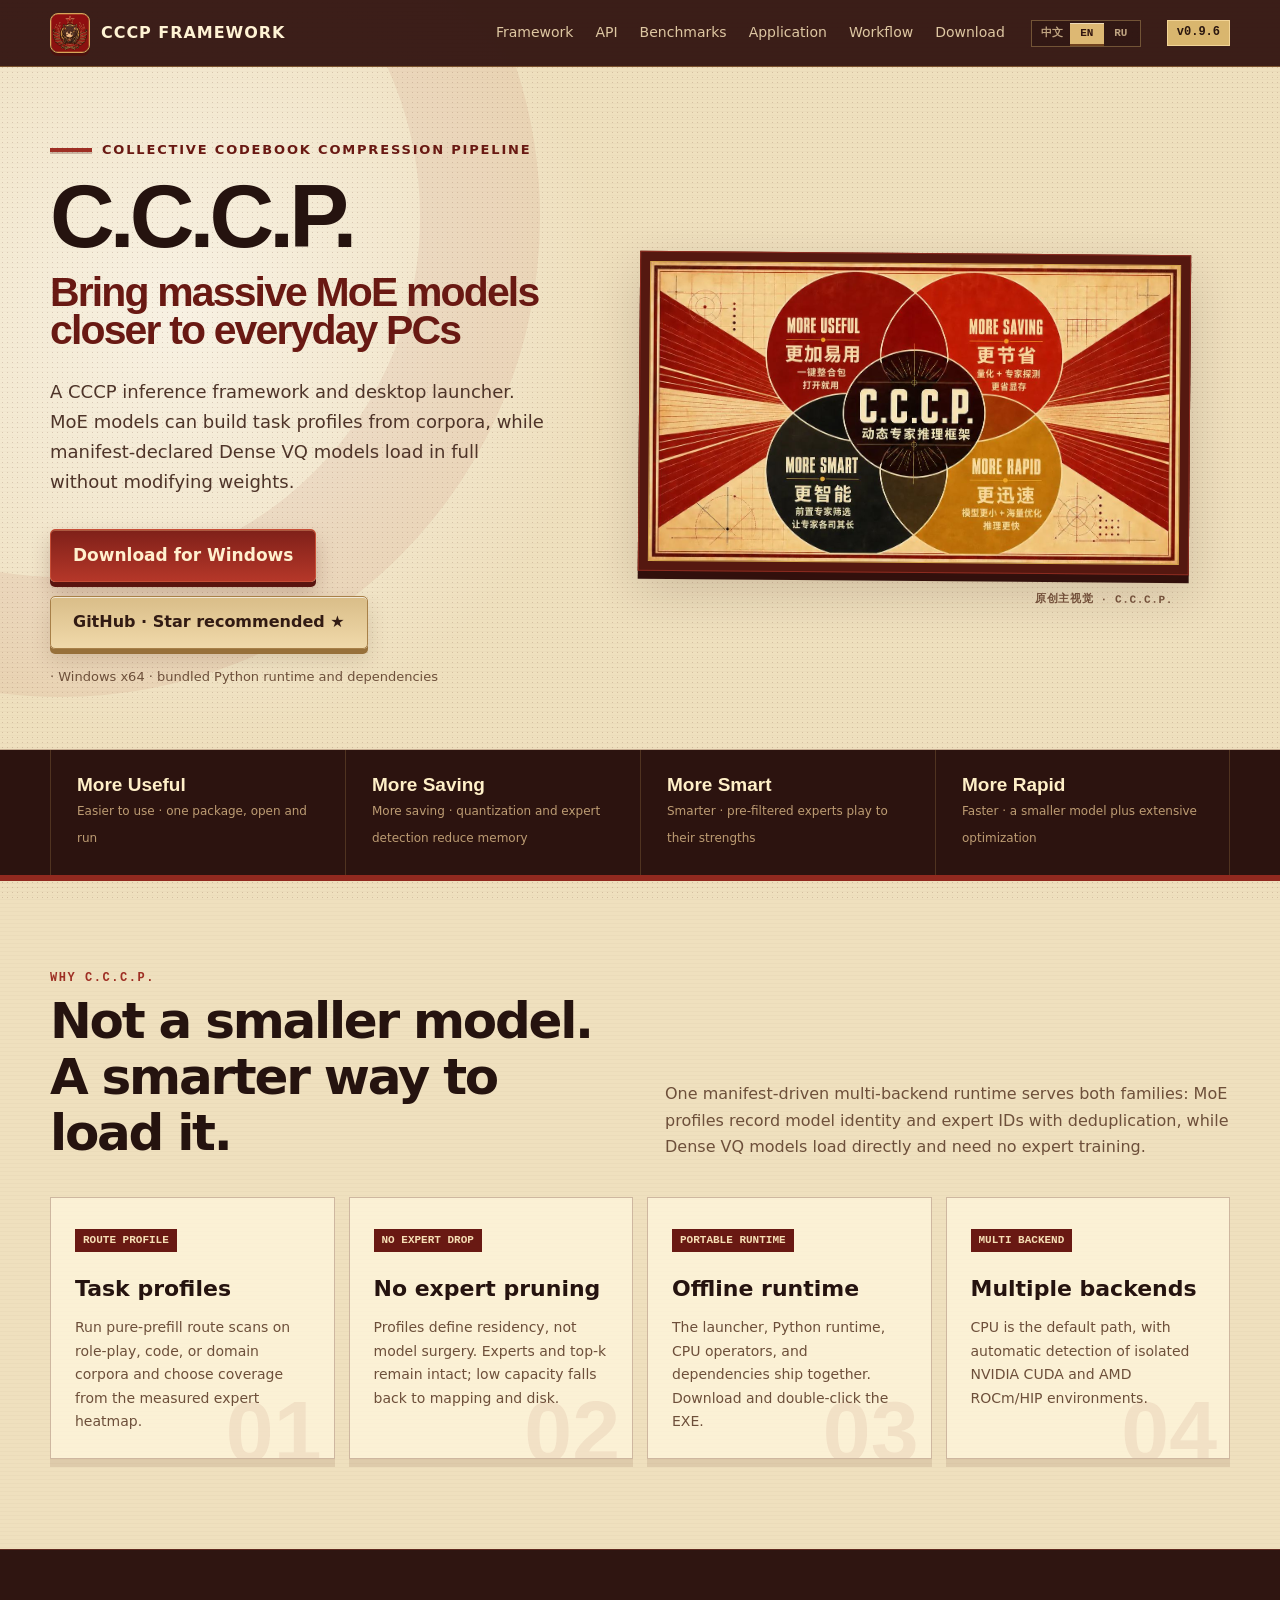
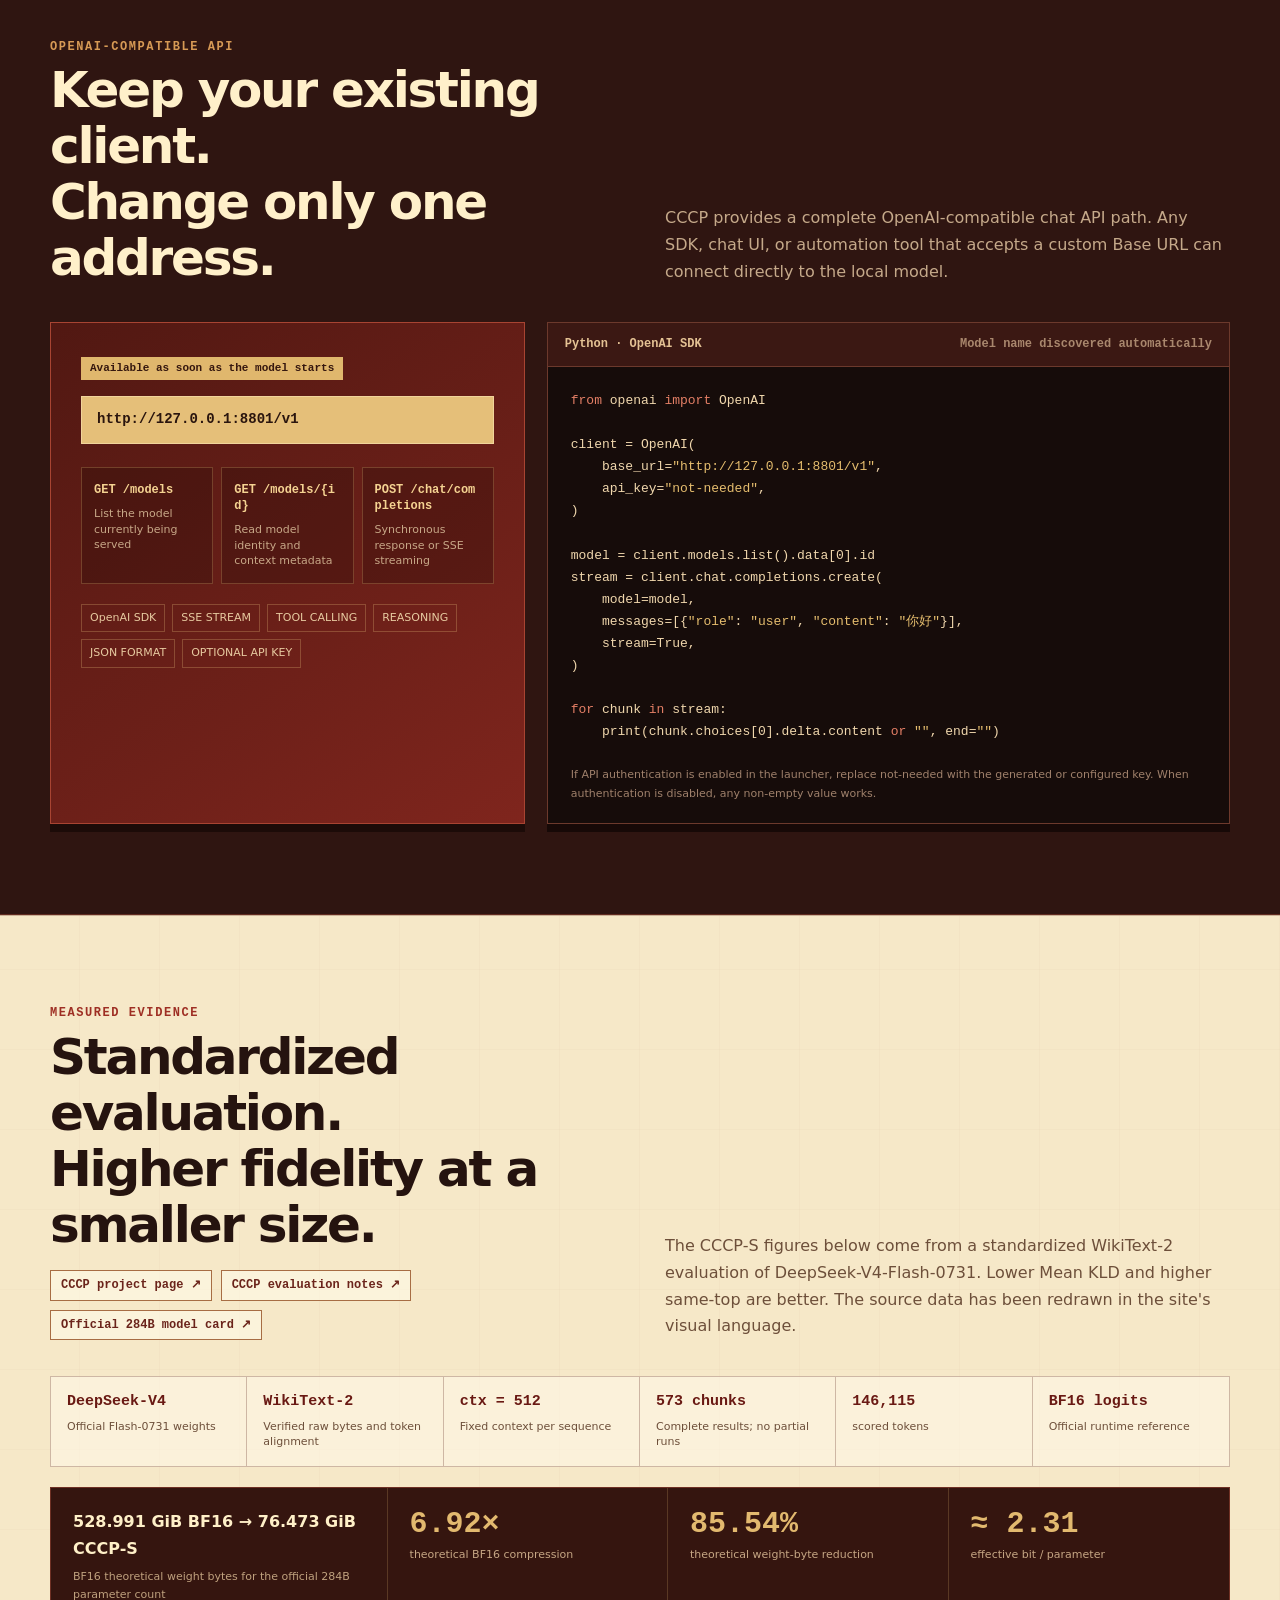
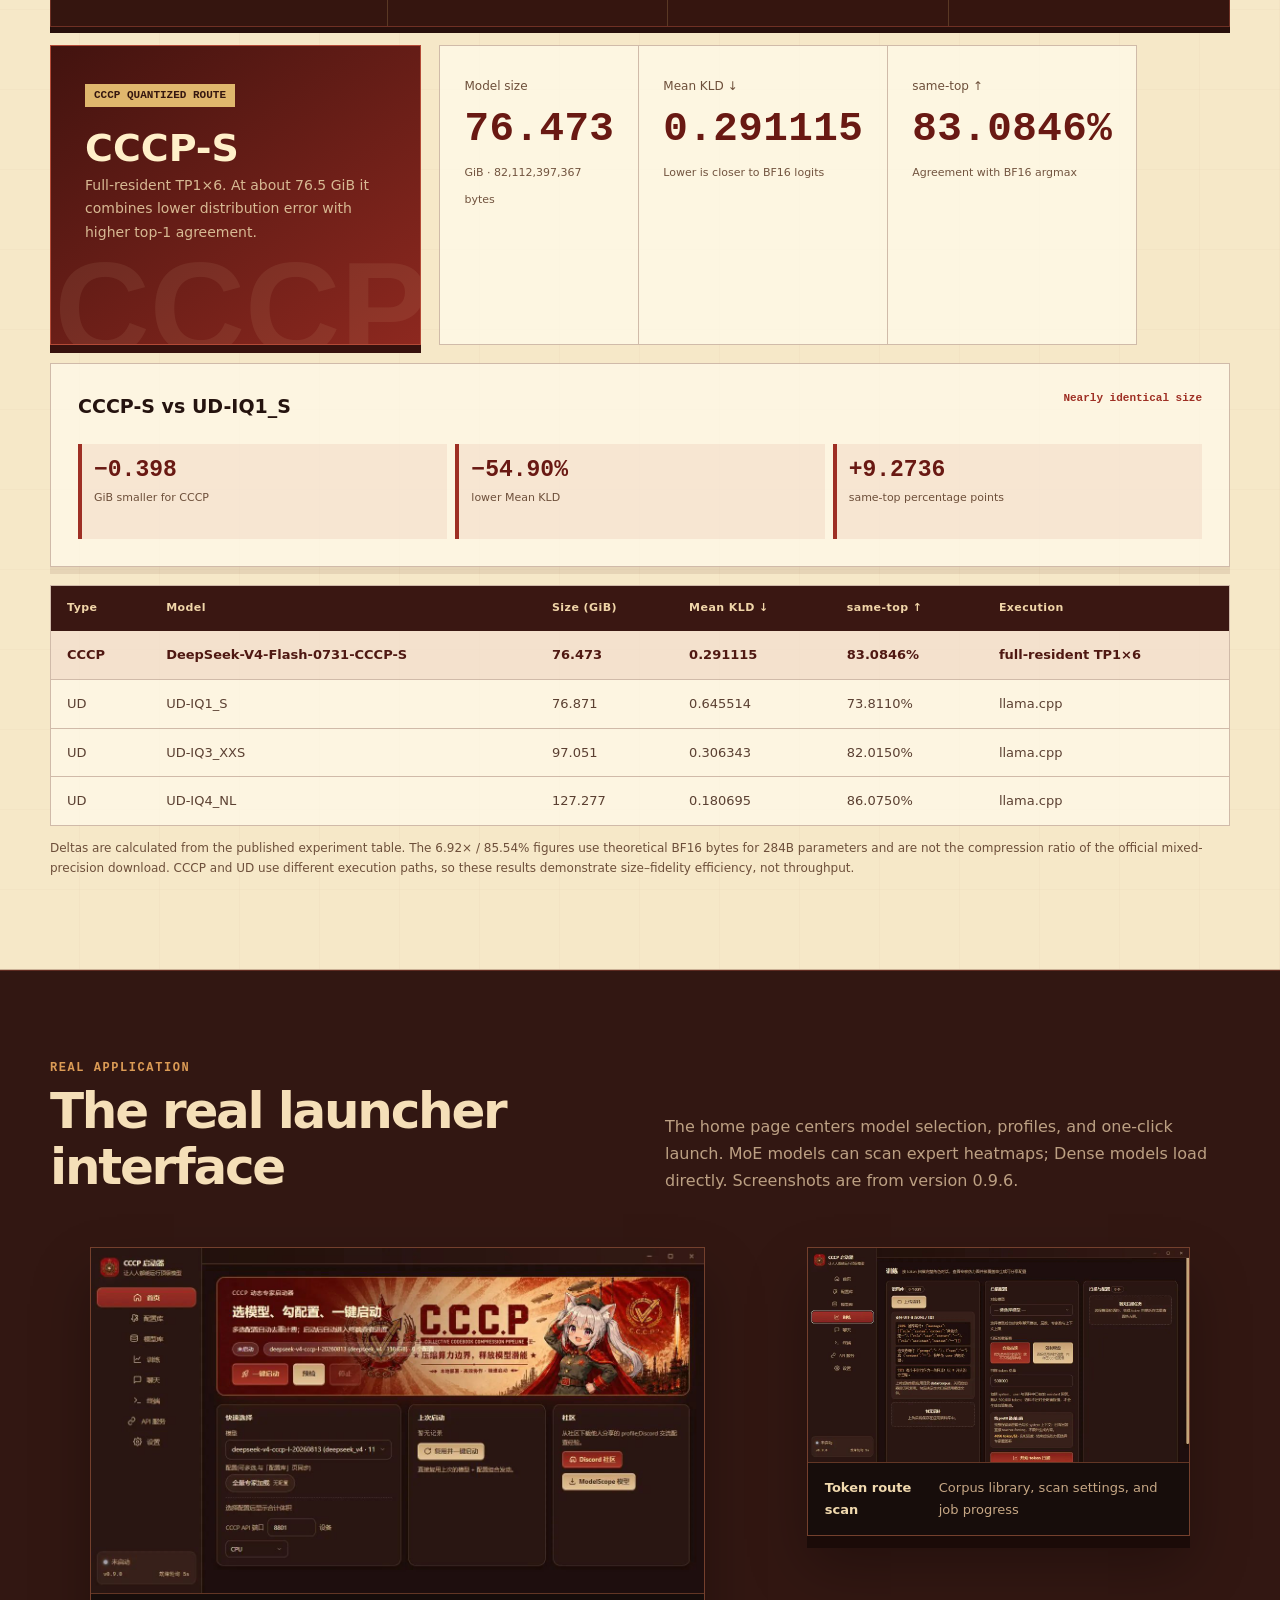
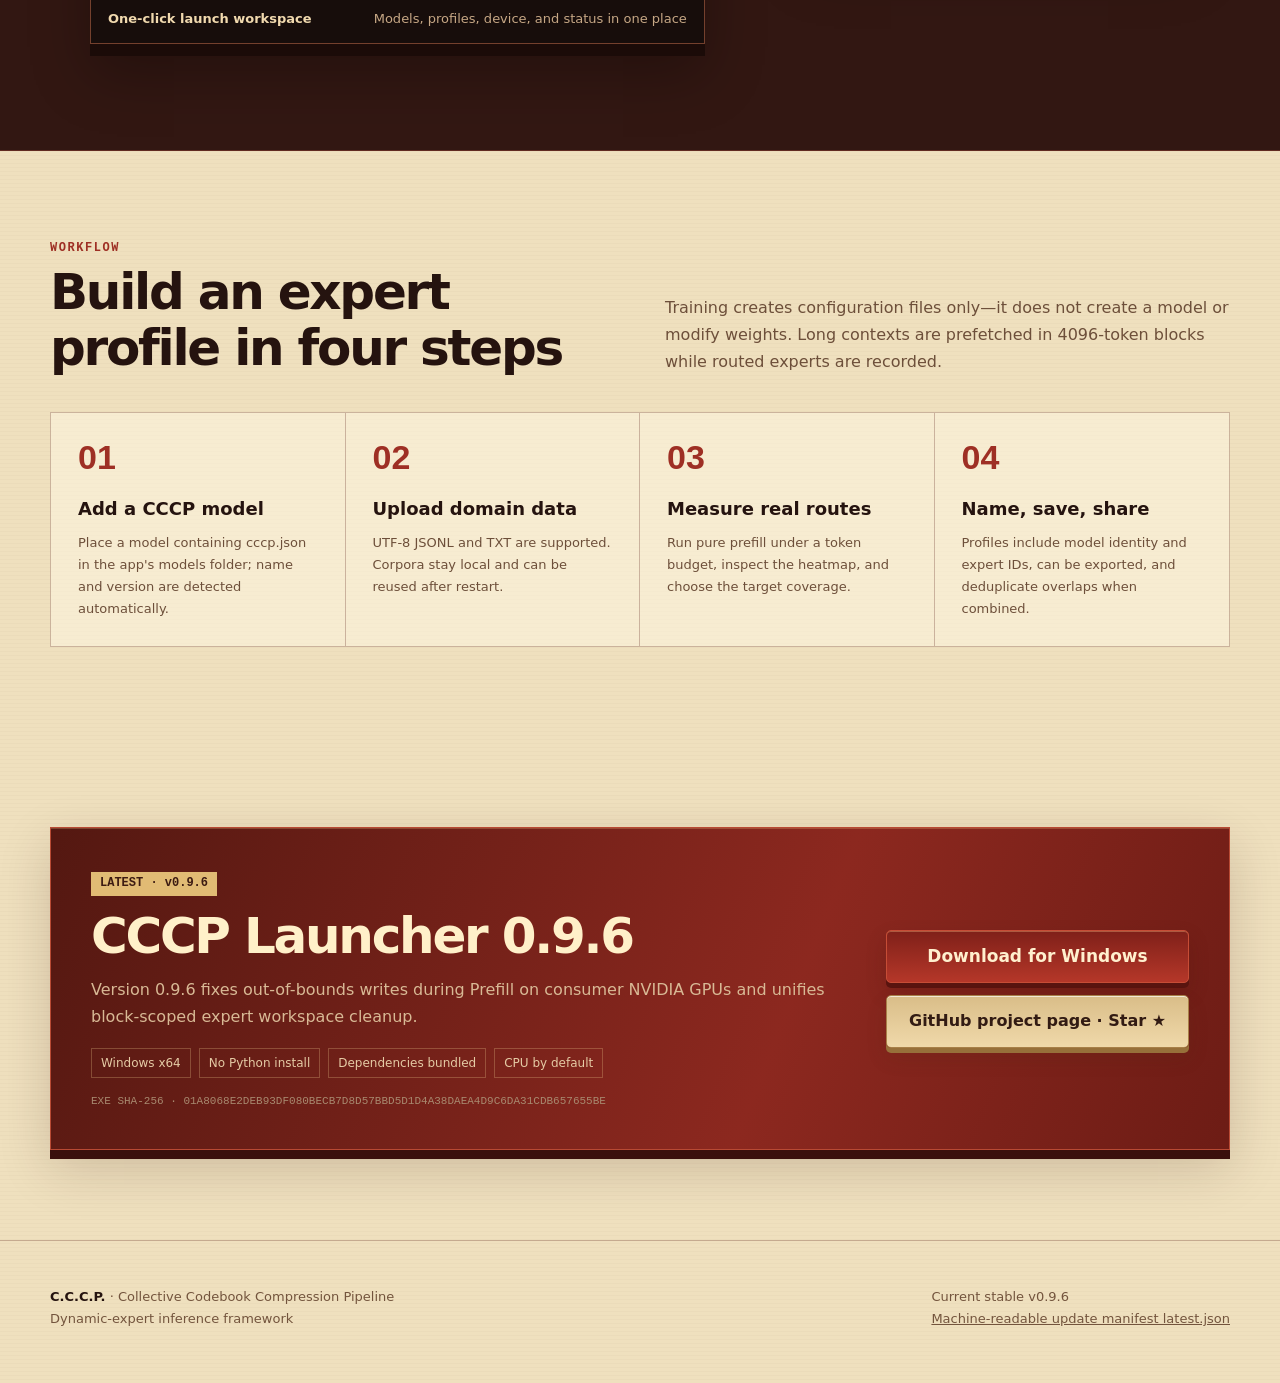
<file: 官网/index.html>
<!doctype html>
<html lang="zh-CN">
<head>
  <meta charset="utf-8">
  <meta name="viewport" content="width=device-width,initial-scale=1">
  <meta name="theme-color" content="#7c2018">
  <meta name="description" content="CCCP 动态专家推理框架：让低端设备更高效地运行大型 MoE 模型。">
  <link rel="icon" type="image/png" href="./assets/cccp-icon.png">
  <title>CCCP · 动态专家推理框架</title>
  <style>
    :root {
      --paper: #efe0be;
      --paper-2: #dfc793;
      --ink: #25130f;
      --muted: #6d4f3a;
      --red: #9e2f24;
      --red-dark: #691913;
      --red-bright: #bb3c2d;
      --gold: #c99a43;
      --line: rgba(91, 33, 24, .28);
      --panel: rgba(255, 247, 222, .72);
      --shadow: 0 18px 48px rgba(54, 20, 14, .18);
    }
    * { box-sizing: border-box; }
    html { scroll-behavior: smooth; }
    body {
      margin: 0;
      position: relative;
      isolation: isolate;
      color: var(--ink);
      background:
        radial-gradient(circle at 14% 5%, rgba(255,255,255,.58), transparent 27rem),
        repeating-linear-gradient(0deg, rgba(75,34,21,.024) 0 1px, transparent 1px 4px),
        var(--paper);
      font-family: "Microsoft YaHei UI", "PingFang SC", "Noto Sans CJK SC", system-ui, sans-serif;
      line-height: 1.68;
      min-width: 320px;
    }
    body::before {
      content: "";
      position: fixed;
      inset: 0;
      pointer-events: none;
      opacity: .18;
      background-image: radial-gradient(#5b2b20 .45px, transparent .7px);
      background-size: 5px 5px;
      mix-blend-mode: multiply;
      z-index: 0;
    }
    body > * { position: relative; z-index: 1; }
    a { color: inherit; }
    img { display: block; max-width: 100%; height: auto; }
    button, a { -webkit-tap-highlight-color: transparent; }
    .wrap { width: min(1180px, calc(100% - 40px)); margin: 0 auto; }
    .topbar {
      position: sticky;
      top: 0;
      z-index: 10;
      color: #fff3d4;
      background: rgba(48, 18, 14, .94);
      border-bottom: 1px solid rgba(212, 157, 75, .42);
      backdrop-filter: blur(14px);
    }
    .topbar .wrap { height: 66px; display: flex; align-items: center; gap: 26px; }
    .brand { display: flex; align-items: center; gap: 11px; font-weight: 900; letter-spacing: .06em; text-decoration: none; }
    .brand-icon { width: 40px; height: 40px; object-fit: cover; border-radius: 8px; border: 1px solid #d6a659; box-shadow: inset 0 1px #e8a26b, 0 3px 0 #48110e; }
    .nav { display: flex; gap: 22px; margin-left: auto; }
    .nav a { color: #dec7a2; font-size: 14px; text-decoration: none; }
    .nav a:hover { color: #fff4d6; }
    .top-version { color: #2b170f; background: #d9b66e; border: 1px solid #f2d496; padding: 4px 9px; font: 700 12px/1.3 ui-monospace, monospace; }
    .lang-switch { display: flex; padding: 2px; border: 1px solid rgba(217,182,110,.38); background: rgba(0,0,0,.16); }
    .lang-btn { min-width: 34px; padding: 5px 7px; border: 0; color: #bfa481; background: transparent; font: 800 11px/1 ui-monospace, monospace; cursor: pointer; }
    .lang-btn:hover { color: #fff0c8; }
    .lang-btn.active { color: #32160f; background: #ddb873; box-shadow: inset 0 1px rgba(255,255,255,.5), 0 2px 0 #71431f; }

    .hero { position: relative; isolation: isolate; overflow: hidden; padding: 72px 0 62px; border-bottom: 1px solid var(--line); }
    .hero::after {
      content: ""; position: absolute; width: 720px; height: 720px; left: -420px; top: -330px;
      z-index: 0; border-radius: 50%; border: 120px solid rgba(158,47,36,.07); pointer-events: none;
    }
    .hero-grid { position: relative; z-index: 1; display: grid; grid-template-columns: .88fr 1.12fr; align-items: center; gap: 54px; }
    .eyebrow { display: flex; align-items: center; gap: 10px; margin: 0 0 14px; color: var(--red-dark); font-size: 13px; font-weight: 900; letter-spacing: .14em; text-transform: uppercase; }
    .eyebrow::before { content: ""; width: 42px; height: 4px; background: var(--red); box-shadow: 0 2px 0 rgba(81,20,14,.25); }
    h1 { margin: 0; font-size: clamp(52px, 7vw, 94px); line-height: .92; letter-spacing: -.055em; font-family: Impact, "Microsoft YaHei UI", sans-serif; }
    h1 span { display: block; margin-top: 17px; color: var(--red-dark); font-family: "Microsoft YaHei UI", sans-serif; font-size: clamp(28px, 3.2vw, 43px); letter-spacing: -.045em; }
    .lead { margin: 27px 0 0; max-width: 590px; color: #4e3429; font-size: 18px; }
    .hero-actions { position: relative; z-index: 2; display: flex; flex-wrap: wrap; align-items: stretch; gap: 14px; margin-top: 31px; }
    .btn {
      position: relative; z-index: 2; isolation: isolate;
      display: inline-flex; min-height: 53px; align-items: center; justify-content: center; gap: 10px;
      padding: 0 22px; border: 1px solid; border-radius: 5px; font-weight: 900; text-decoration: none;
      transition: transform .16s ease, filter .16s ease, box-shadow .16s ease;
    }
    .btn:hover { transform: translateY(-1px); filter: brightness(1.04); }
    .btn:active { transform: translateY(2px); box-shadow: none; }
    .btn.primary {
      min-width: 250px; color: #fff0ce; border-color: #c64d36;
      background: linear-gradient(#7f2019, #b53729);
      box-shadow: inset 0 1px rgba(255,194,137,.35), 0 5px 0 #59140f, 0 10px 20px rgba(77,19,14,.24);
      font-size: 17px;
    }
    .btn.secondary {
      color: #321b13; border-color: #a88048;
      background: linear-gradient(#d9bd88, #f0d9aa);
      box-shadow: inset 0 1px rgba(255,255,255,.65), 0 5px 0 #97703a, 0 10px 20px rgba(77,44,18,.16);
    }
    .download-note { display: flex; flex-wrap: wrap; align-items: center; gap: 10px; margin-top: 17px; color: var(--muted); font-size: 13px; }
    .code {
      padding: 3px 9px; border: 1px dashed #9c6d36; background: rgba(255,248,224,.66); color: #5e241b;
      font: 800 13px/1.5 ui-monospace, "Cascadia Mono", monospace; cursor: pointer;
    }
    .poster-frame { position: relative; padding: 9px; background: #551810; border: 1px solid #8c2b20; box-shadow: var(--shadow), 0 8px 0 #32100c; transform: rotate(.45deg); }
    .poster-frame::before { content: "原创主视觉 · C.C.C.P."; position: absolute; right: 14px; bottom: -32px; color: #73503a; font: 700 11px/1 ui-monospace, monospace; letter-spacing: .06em; }
    .poster-frame img { width: 100%; height: auto; object-fit: contain; border: 1px solid #d5a64d; }

    .metric-strip { background: #2c130f; color: #f2d7a9; border-bottom: 6px solid #91291f; }
    .metric-grid { display: grid; grid-template-columns: repeat(4,1fr); }
    .metric { padding: 24px 26px; border-left: 1px solid rgba(226,178,100,.2); }
    .metric:last-child { border-right: 1px solid rgba(226,178,100,.2); }
    .metric b { display: block; color: #fff0c8; font: 900 19px/1.2 "Microsoft YaHei UI", sans-serif; }
    .metric span { color: #bd9c73; font-size: 12px; }

    section { padding: 90px 0; }
    .section-head { display: grid; grid-template-columns: 1fr 1fr; gap: 50px; align-items: end; margin-bottom: 36px; }
    .section-kicker { color: var(--red); font: 900 12px/1.2 ui-monospace, monospace; letter-spacing: .13em; }
    h2 { margin: 8px 0 0; font-size: clamp(30px, 4vw, 50px); line-height: 1.12; letter-spacing: -.045em; }
    .section-head p { margin: 0; color: var(--muted); }

    .feature-grid { display: grid; grid-template-columns: repeat(4,1fr); gap: 14px; }
    .feature {
      position: relative; min-height: 245px; padding: 27px 24px 24px; overflow: hidden;
      background: var(--panel); border: 1px solid var(--line); box-shadow: 0 8px 0 rgba(95,42,24,.11);
    }
    .feature::after { content: attr(data-index); position: absolute; right: 12px; bottom: -16px; color: rgba(145,41,31,.08); font: 900 86px/1 Impact, sans-serif; }
    .feature .tag { display: inline-block; padding: 3px 8px; color: #f6dfb5; background: var(--red-dark); font: 800 11px/1.5 ui-monospace, monospace; }
    .feature h3 { margin: 19px 0 8px; font-size: 22px; }
    .feature p { margin: 0; color: var(--muted); font-size: 14px; }

    .api-section { color: #f4ddb5; background: #2f1511; border-block: 1px solid #602a20; }
    .api-section .section-kicker { color: #d79a55; }
    .api-section .section-head p { color: #c5a98a; }
    .api-section h2 { color: #fff0ca; }
    .api-layout { display: grid; grid-template-columns: .82fr 1.18fr; gap: 22px; align-items: stretch; }
    .api-summary { padding: 30px; background: linear-gradient(145deg,#511812,#7f251d); border: 1px solid #a84432; box-shadow: 0 8px 0 #1c0b08; }
    .api-summary .tag { display: inline-block; padding: 4px 9px; color: #35170f; background: #e0b76d; font: 900 11px/1.4 ui-monospace,monospace; }
    .api-base { display: block; margin: 16px 0 23px; padding: 13px 15px; overflow-x: auto; color: #2a150e; background: #e5bf79; border: 1px solid #f1d49b; font: 900 14px/1.4 ui-monospace,"Cascadia Mono",monospace; white-space: nowrap; }
    .api-endpoints { display: grid; grid-template-columns: repeat(3,1fr); gap: 8px; }
    .api-endpoint { min-height: 112px; padding: 14px 12px; background: rgba(31,8,6,.28); border: 1px solid rgba(235,192,121,.25); }
    .api-endpoint code { display: block; color: #f5d392; font: 900 12px/1.35 ui-monospace,"Cascadia Mono",monospace; word-break: break-all; }
    .api-endpoint span { display: block; margin-top: 8px; color: #c7a787; font-size: 11px; line-height: 1.4; }
    .api-tags { display: flex; flex-wrap: wrap; gap: 7px; margin-top: 20px; }
    .api-tags span { padding: 4px 8px; color: #e7caa0; border: 1px solid rgba(229,191,121,.28); font-size: 11px; }
    .api-code { min-width: 0; overflow: hidden; background: #160c0a; border: 1px solid #6c392c; box-shadow: 0 8px 0 #170907; }
    .api-code-head { display: flex; align-items: center; justify-content: space-between; gap: 20px; padding: 13px 17px; color: #e4c294; background: #3b1813; border-bottom: 1px solid #6c392c; font: 800 12px/1.4 ui-monospace,monospace; }
    .api-code-head span:last-child { color: #a9876d; }
    .api-code pre { margin: 0; padding: 23px; overflow: auto; color: #f0d7ad; font: 13px/1.7 "Cascadia Mono",Consolas,monospace; tab-size: 2; }
    .api-code .kw { color: #e47f66; }
    .api-code .str { color: #e5bd6e; }
    .api-note { margin: 0; padding: 0 23px 20px; color: #9f806b; font-size: 11px; }

    .benchmark { position: relative; isolation: isolate; overflow: hidden; background: #f6e8c8; border-block: 1px solid var(--line); }
    .benchmark::before { content: ""; position: absolute; z-index: 0; inset: 0; pointer-events: none; opacity: .2; background: repeating-linear-gradient(90deg, transparent 0 79px, rgba(126,45,29,.12) 79px 80px), repeating-linear-gradient(0deg, transparent 0 79px, rgba(126,45,29,.1) 79px 80px); }
    .benchmark .wrap { position: relative; z-index: 1; }
    .source-links { display: flex; flex-wrap: wrap; gap: 9px; margin-top: 17px; }
    .source-link { position: relative; z-index: 2; display: inline-flex; align-items: center; padding: 6px 10px; color: #6b241b; border: 1px solid #a76d44; background: rgba(255,250,231,.62); font: 800 12px/1.4 ui-monospace, monospace; text-decoration: none; }
    .source-link:hover { background: #fff4d4; }
    .protocol-grid { display: grid; grid-template-columns: repeat(6,1fr); margin-bottom: 20px; border: 1px solid var(--line); background: rgba(255,249,231,.58); }
    .protocol-item { min-height: 86px; padding: 16px; border-right: 1px solid var(--line); }
    .protocol-item:last-child { border-right: 0; }
    .protocol-item b { display: block; color: var(--red-dark); font: 900 15px/1.25 ui-monospace, monospace; }
    .protocol-item span { display: block; margin-top: 7px; color: var(--muted); font-size: 11px; line-height: 1.4; }
    .compression-band { display: grid; grid-template-columns: 1.2fr repeat(3,1fr); margin-bottom: 18px; color: #f5deb3; background: #35150f; border: 1px solid #6f3024; box-shadow: 0 6px 0 #28100c; }
    .compression-intro, .compression-stat { padding: 21px 22px; border-right: 1px solid rgba(225,184,112,.22); }
    .compression-stat:last-child { border-right: 0; }
    .compression-intro b { display: block; color: #fff0c8; font-size: 16px; }
    .compression-intro span { display: block; margin-top: 5px; color: #bfa17e; font-size: 11px; }
    .compression-stat strong { display: block; color: #e2b96f; font: 900 30px/1 Impact,ui-monospace,monospace; }
    .compression-stat span { display: block; margin-top: 7px; color: #c6a684; font-size: 11px; }
    .cccp-result { display: grid; grid-template-columns: .8fr 1.2fr; gap: 18px; align-items: stretch; }
    .cccp-identity { position: relative; min-height: 300px; padding: 34px; overflow: hidden; color: #f7dfaf; background: linear-gradient(145deg,#42130f,#8d281f); border: 1px solid #b34a37; box-shadow: 0 8px 0 #37110d; }
    .cccp-identity::after { content: "CCCP"; position: absolute; right: -8px; bottom: -31px; color: rgba(255,225,173,.08); font: 900 132px/1 Impact,sans-serif; }
    .cccp-identity .alias { display: inline-block; color: #35170f; background: #e0b76d; padding: 4px 9px; font: 900 11px/1.4 ui-monospace,monospace; }
    .cccp-identity h3 { margin: 22px 0 7px; color: #fff0c9; font-size: 38px; line-height: 1; }
    .cccp-identity p { position: relative; z-index: 1; max-width: 400px; margin: 0; color: #d7b993; font-size: 14px; }
    .cccp-metrics { display: grid; grid-template-columns: repeat(3,1fr); border: 1px solid var(--line); background: rgba(255,250,232,.8); }
    .cccp-metric { padding: 30px 24px; border-right: 1px solid var(--line); }
    .cccp-metric:last-child { border-right: 0; }
    .cccp-metric .metric-label { display: block; color: var(--muted); font-size: 12px; }
    .cccp-metric strong { display: block; margin: 13px 0 8px; color: var(--red-dark); font: 900 clamp(26px,3.2vw,44px)/1 Impact,ui-monospace,monospace; letter-spacing: .01em; }
    .cccp-metric small { color: #72543f; font-size: 11px; }
    .compare-grid { display: grid; grid-template-columns: 1fr; gap: 18px; margin-top: 18px; }
    .compare-card { padding: 27px; background: rgba(255,250,233,.76); border: 1px solid var(--line); box-shadow: 0 7px 0 rgba(94,42,24,.1); }
    .compare-head { display: flex; align-items: start; justify-content: space-between; gap: 20px; margin-bottom: 22px; }
    .compare-head h3 { margin: 0; font-size: 19px; }
    .compare-head span { color: var(--red); font: 900 11px/1.3 ui-monospace,monospace; text-align: right; }
    .delta-list { display: grid; grid-template-columns: repeat(3,1fr); gap: 8px; }
    .delta { min-height: 95px; padding: 14px 12px; border-left: 4px solid var(--red); background: rgba(177,58,41,.08); }
    .delta b { display: block; color: var(--red-dark); font: 900 23px/1.1 ui-monospace,monospace; }
    .delta span { display: block; margin-top: 7px; color: var(--muted); font-size: 11px; line-height: 1.35; }
    .data-table-wrap { margin-top: 18px; overflow-x: auto; border: 1px solid var(--line); background: rgba(255,250,233,.76); }
    .data-table { width: 100%; min-width: 760px; border-collapse: collapse; font-size: 13px; }
    .data-table th { padding: 13px 16px; color: #f0d5a8; background: #3a1712; text-align: left; font-size: 11px; letter-spacing: .04em; }
    .data-table td { padding: 13px 16px; border-bottom: 1px solid var(--line); color: #5b4032; }
    .data-table tr:last-child td { border-bottom: 0; }
    .data-table tr.highlight td { color: #4f1812; background: rgba(169,48,35,.1); font-weight: 800; }
    .metric-good { color: #8b2118; font-weight: 900; }
    .data-footnote { margin: 12px 0 0; color: var(--muted); font-size: 12px; }

    .showcase { background: #321712; color: #f5dfb8; border-block: 1px solid #602a20; }
    .showcase .section-kicker { color: #db9b55; }
    .showcase .section-head p { color: #bca083; }
    .shots { display: grid; grid-template-columns: 1.2fr .8fr; gap: 22px; align-items: start; }
    .shot { background: #170d0b; border: 1px solid #74402d; box-shadow: 0 12px 0 #1b0b08, 0 30px 55px rgba(0,0,0,.28); }
    .shot img { width: 100%; }
    .shot figcaption { display: flex; justify-content: space-between; gap: 18px; padding: 14px 17px; color: #c6a785; font-size: 13px; border-top: 1px solid #623625; }
    .shot figcaption b { color: #f1d9ae; }

    .flow { display: grid; grid-template-columns: repeat(4,1fr); border: 1px solid var(--line); background: rgba(255,249,231,.48); }
    .step { min-height: 206px; padding: 27px; border-right: 1px solid var(--line); }
    .step:last-child { border-right: 0; }
    .step-num { display: block; color: var(--red); font: 900 34px/1 Impact, sans-serif; }
    .step h3 { margin: 20px 0 8px; font-size: 18px; }
    .step p { margin: 0; color: var(--muted); font-size: 13px; }

    .release-card {
      display: grid; grid-template-columns: 1fr auto; gap: 36px; align-items: center; padding: 40px;
      color: #f5dfb8; background: linear-gradient(112deg,#541811,#8c281f 62%,#6d1c15); border: 1px solid #b84a34;
      box-shadow: inset 0 1px rgba(255,197,131,.25), 0 9px 0 #3a100c, var(--shadow);
    }
    .release-version { display: inline-block; margin-bottom: 12px; color: #3c1b12; background: #e1bb74; padding: 4px 9px; font: 900 12px/1.3 ui-monospace, monospace; }
    .release-card h2 { margin: 0; color: #fff0c9; }
    .release-card p { margin: 13px 0 0; color: #d8b995; }
    .release-meta { margin-top: 17px; display: flex; flex-wrap: wrap; gap: 8px; }
    .release-meta span { padding: 4px 9px; border: 1px solid rgba(238,200,139,.28); color: #e5cba5; font-size: 12px; }
    .release-actions { display: grid; gap: 12px; min-width: 250px; }
    .release-actions .btn { width: 100%; }
    .sha { margin-top: 15px; color: #a8896f; font: 11px/1.5 ui-monospace, monospace; word-break: break-all; }

    footer { padding: 45px 0 54px; color: #73543d; border-top: 1px solid var(--line); font-size: 13px; }
    .footer-row { display: flex; justify-content: space-between; gap: 30px; }
    .footer-row strong { color: var(--ink); }
    .toast { position: fixed; left: 50%; bottom: 26px; z-index: 30; transform: translate(-50%,20px); padding: 9px 15px; color: #fff0d1; background: #32130f; border: 1px solid #a34331; opacity: 0; pointer-events: none; transition: .2s; }
    .toast.show { opacity: 1; transform: translate(-50%,0); }

    @media (max-width: 980px) {
      .hero-grid, .section-head, .shots, .api-layout { grid-template-columns: 1fr; }
      .hero-copy { max-width: 720px; }
      .feature-grid { grid-template-columns: repeat(2,1fr); }
      .protocol-grid { grid-template-columns: repeat(3,1fr); }
      .compression-band { grid-template-columns: repeat(3,1fr); }
      .compression-intro { grid-column: 1/-1; border-right: 0; border-bottom: 1px solid rgba(225,184,112,.22); }
      .protocol-item:nth-child(3) { border-right: 0; }
      .protocol-item:nth-child(-n+3) { border-bottom: 1px solid var(--line); }
      .cccp-result { grid-template-columns: 1fr; }
      .flow { grid-template-columns: repeat(2,1fr); }
      .step:nth-child(2) { border-right: 0; }
      .step:nth-child(-n+2) { border-bottom: 1px solid var(--line); }
      .metric-grid { grid-template-columns: repeat(2,1fr); }
      .release-card { grid-template-columns: 1fr; }
      .release-actions { min-width: 0; grid-template-columns: repeat(2,1fr); }
    }
    @media (max-width: 680px) {
      .wrap { width: min(100% - 24px, 1180px); }
      .topbar .wrap { height: 58px; }
      .nav { display: none; }
      .lang-switch { margin-left: auto; }
      .top-version { display: none; }
      .hero { padding: 48px 0; }
      .hero-grid { gap: 38px; }
      .lead { font-size: 16px; }
      .hero-actions, .release-actions { display: grid; grid-template-columns: 1fr; }
      .btn, .btn.primary { width: 100%; min-width: 0; }
      .metric-grid, .feature-grid, .flow { grid-template-columns: 1fr; }
      .protocol-grid, .cccp-metrics, .compare-grid, .delta-list, .api-endpoints { grid-template-columns: 1fr; }
      .compression-band { grid-template-columns: 1fr; }
      .compression-intro { grid-column: auto; }
      .compression-intro, .compression-stat { border-right: 0; border-bottom: 1px solid rgba(225,184,112,.22); }
      .compression-stat:last-child { border-bottom: 0; }
      .protocol-item, .protocol-item:nth-child(3) { border-right: 0; border-bottom: 1px solid var(--line); }
      .cccp-metric { border-right: 0; border-bottom: 1px solid var(--line); }
      .cccp-metric:last-child, .protocol-item:last-child { border-bottom: 0; }
      .metric { border-right: 1px solid rgba(226,178,100,.2); border-bottom: 1px solid rgba(226,178,100,.2); }
      .step, .step:nth-child(2) { border-right: 0; border-bottom: 1px solid var(--line); }
      section { padding: 66px 0; }
      .release-card { padding: 27px 21px; }
      .footer-row { display: grid; }
    }
  </style>
</head>
<body>
  <header class="topbar">
    <div class="wrap">
      <a class="brand" href="#top" aria-label="CCCP"><img class="brand-icon" src="./assets/cccp-icon.png" alt="CCCP" width="40" height="40"><span>CCCP FRAMEWORK</span></a>
      <nav class="nav" aria-label="Navigation">
        <a href="#framework" data-i18n="navFramework">框架能力</a><a href="#api" data-i18n="navApi">API 接入</a><a href="#evidence" data-i18n="navEvidence">实验数据</a><a href="#screens" data-i18n="navScreens">应用实图</a><a href="#workflow" data-i18n="navWorkflow">使用流程</a><a href="#download" data-i18n="navDownload">下载</a>
      </nav>
      <div class="lang-switch" role="group" aria-label="Language"><button class="lang-btn" type="button" data-lang="zh">中文</button><button class="lang-btn" type="button" data-lang="en">EN</button><button class="lang-btn" type="button" data-lang="ru">RU</button></div>
      <span class="top-version" id="topVersion">v0.9.6</span>
    </div>
  </header>

  <main id="top">
    <section class="hero">
      <div class="wrap hero-grid">
        <div class="hero-copy">
          <p class="eyebrow">COLLECTIVE CODEBOOK COMPRESSION PIPELINE</p>
          <h1>C.C.C.P.<span data-i18n="heroTitle">让大型 MoE 模型离普通电脑更近</span></h1>
          <p class="lead" data-i18n="heroLead">动态专家推理框架与桌面启动器。依据任务语料生成可分享的专家配置，在不删减专家、不改动模型权重的前提下，让真正需要的专家常驻并保持完整路由能力。</p>
          <div class="hero-actions">
            <a class="btn primary download-link" href="https://pan.baidu.com/s/14ichCAsXKZMUQInIwIfQcA?pwd=cccp" target="_blank" rel="noopener" data-i18n="downloadWindows">立即下载 Windows 版</a>
            <a class="btn secondary" href="https://github.com/Value99/CCCP.git" target="_blank" rel="noopener" data-i18n="githubStar">GitHub · 推荐 Star ★</a>
          </div>
          <div class="download-note"><span id="downloadCode"><span data-i18n="codeLabel">百度网盘提取码</span><button class="code" id="copyCode" type="button">cccp</button></span><span data-i18n="packageNote">· Windows x64 · 独立 Python 与依赖已随包提供</span></div>
        </div>
        <figure class="poster-frame"><img src="./assets/cccp-banner.jpg" alt="C.C.C.P. four framework advantages retro poster" width="1279" height="720" decoding="async" fetchpriority="high"></figure>
      </div>
    </section>

    <div class="metric-strip" aria-label="Framework highlights">
      <div class="wrap metric-grid">
        <div class="metric"><b>More Useful</b><span data-i18n="metricUseful">更加易用 · 一键包，打开就用</span></div>
        <div class="metric"><b>More Saving</b><span data-i18n="metricSaving">更节省 · 量化与专家探测，更省显存</span></div>
        <div class="metric"><b>More Smart</b><span data-i18n="metricSmart">更智能 · 前置筛选，让专家各司其长</span></div>
        <div class="metric"><b>More Rapid</b><span data-i18n="metricRapid">更迅速 · 模型更小，海量优化加速</span></div>
      </div>
    </div>

    <section id="framework">
      <div class="wrap">
        <header class="section-head"><div><div class="section-kicker">WHY C.C.C.P.</div><h2 data-i18n-html="frameworkTitle">不是缩小模型，<br>而是更聪明地装载它</h2></div><p data-i18n="frameworkLead">CCCP 把“模型权重”和“任务配置”分开：配置记录模型名、版本、指纹和专家编号，便于分享、组合与复现；相同专家自动去重，完整专家集合仍然保留可路由。</p></header>
        <div class="feature-grid">
          <article class="feature" data-index="01"><span class="tag">ROUTE PROFILE</span><h3 data-i18n="feature1Title">任务专用配置</h3><p data-i18n="feature1Text">使用角色扮演、代码或其他领域语料进行纯 prefill 路由扫描，依据命中热力图选择覆盖范围。</p></article>
          <article class="feature" data-index="02"><span class="tag">NO EXPERT DROP</span><h3 data-i18n="feature2Title">不删减专家</h3><p data-i18n="feature2Text">配置决定常驻专家集合，但不会裁剪模型权重或修改 top-k；容量不足时自动退到映射与磁盘兜底。</p></article>
          <article class="feature" data-index="03"><span class="tag">PORTABLE RUNTIME</span><h3 data-i18n="feature3Title">离线环境</h3><p data-i18n="feature3Text">启动器、Python 运行时、CPU 算子与依赖统一封装。用户下载后双击 EXE，无需另装 Python。</p></article>
          <article class="feature" data-index="04"><span class="tag">MULTI BACKEND</span><h3 data-i18n="feature4Title">多环境探测</h3><p data-i18n="feature4Text">CPU 为默认路径，并可按机器自动探测 NVIDIA CUDA 与 AMD ROCm/HIP 独立推理环境。</p></article>
        </div>
      </div>
    </section>

    <section class="api-section" id="api">
      <div class="wrap">
        <header class="section-head"><div><div class="section-kicker">OPENAI-COMPATIBLE API</div><h2 data-i18n-html="apiTitle">现有客户端不用重写，<br>只需替换一个地址</h2></div><p data-i18n="apiLead">CCCP 提供完整的 OpenAI 兼容聊天 API 链路。任何允许自定义 Base URL 的 SDK、聊天前端或自动化工具，都可以直接连接本机模型。</p></header>
        <div class="api-layout">
          <article class="api-summary">
            <span class="tag" data-i18n="apiReady">启动模型后即可使用</span>
            <code class="api-base">http://127.0.0.1:8801/v1</code>
            <div class="api-endpoints">
              <div class="api-endpoint"><code>GET /models</code><span data-i18n="apiModels">列出当前已经启动的模型</span></div>
              <div class="api-endpoint"><code>GET /models/{id}</code><span data-i18n="apiModelDetail">读取模型标识和上下文信息</span></div>
              <div class="api-endpoint"><code>POST /chat/completions</code><span data-i18n="apiChat">同步响应或 SSE 流式生成</span></div>
            </div>
            <div class="api-tags"><span>OpenAI SDK</span><span>SSE STREAM</span><span>TOOL CALLING</span><span>REASONING</span><span>JSON FORMAT</span><span>OPTIONAL API KEY</span></div>
          </article>
          <article class="api-code">
            <div class="api-code-head"><span data-i18n="apiCodeTitle">Python · OpenAI SDK</span><span data-i18n="apiCodeHint">模型名自动读取</span></div>
            <pre><code><span class="kw">from</span> openai <span class="kw">import</span> OpenAI

client = OpenAI(
    base_url=<span class="str">"http://127.0.0.1:8801/v1"</span>,
    api_key=<span class="str">"not-needed"</span>,
)

model = client.models.list().data[0].id
stream = client.chat.completions.create(
    model=model,
    messages=[{<span class="str">"role"</span>: <span class="str">"user"</span>, <span class="str">"content"</span>: <span class="str">"你好"</span>}],
    stream=True,
)

<span class="kw">for</span> chunk <span class="kw">in</span> stream:
    print(chunk.choices[0].delta.content <span class="kw">or</span> <span class="str">""</span>, end=<span class="str">""</span>)</code></pre>
            <p class="api-note" data-i18n="apiKeyNote">如果在启动器中启用了 API 鉴权，请把 not-needed 替换为启动器生成或设置的 Key。未启用鉴权时使用任意非空值即可。</p>
          </article>
        </div>
      </div>
    </section>

    <section class="benchmark" id="evidence">
      <div class="wrap">
        <header class="section-head"><div><div class="section-kicker">MEASURED EVIDENCE</div><h2 data-i18n-html="evidenceTitle">标准化评测验证，<br>更小体积保持更高保真度</h2><div class="source-links"><a class="source-link" href="https://github.com/Value99/CCCP" target="_blank" rel="noopener" data-i18n="sourceRepo">CCCP 项目主页 ↗</a><a class="source-link" href="https://github.com/Value99/CCCP#标准化实验数据" target="_blank" rel="noopener" data-i18n="sourceReadme">CCCP 评测说明 ↗</a><a class="source-link" href="https://huggingface.co/deepseek-ai/DeepSeek-V4-Flash" target="_blank" rel="noopener" data-i18n="sourceModel">官方 284B 模型卡 ↗</a></div></div><p data-i18n="evidenceLead">以下 CCCP-S 数字来自 DeepSeek-V4-Flash-0731 的 WikiText-2 标准化评测；Mean KLD 越低越好，same-top 越高越好。所有数据已按官网视觉重新制表。</p></header>

        <div class="protocol-grid" aria-label="Evaluation protocol">
          <div class="protocol-item"><b>DeepSeek-V4</b><span data-i18n="protocolModel">官方 Flash-0731 权重</span></div>
          <div class="protocol-item"><b>WikiText-2</b><span data-i18n="protocolDataset">校验原始字节与 token 对齐</span></div>
          <div class="protocol-item"><b>ctx = 512</b><span data-i18n="protocolContext">每条序列固定上下文</span></div>
          <div class="protocol-item"><b>573 chunks</b><span data-i18n="protocolChunks">完整结果，无中途样本</span></div>
          <div class="protocol-item"><b>146,115</b><span data-i18n="protocolTokens">计分 token</span></div>
          <div class="protocol-item"><b>BF16 logits</b><span data-i18n="protocolReference">官方 runtime 参考</span></div>
        </div>

        <div class="compression-band" aria-label="Compression ratio">
          <div class="compression-intro"><b>528.991 GiB BF16 → 76.473 GiB CCCP-S</b><span data-i18n="compressionBasis">以官方 284B 参数量的 BF16 理论权重字节数为基线</span></div>
          <div class="compression-stat"><strong>6.92×</strong><span data-i18n="compressionRatio">理论 BF16 压缩比</span></div>
          <div class="compression-stat"><strong>85.54%</strong><span data-i18n="spaceReduction">理论权重字节减少</span></div>
          <div class="compression-stat"><strong>≈ 2.31</strong><span data-i18n="effectiveBpw">有效 bit / parameter</span></div>
        </div>

        <div class="cccp-result">
          <article class="cccp-identity"><span class="alias">CCCP QUANTIZED ROUTE</span><h3>CCCP-S</h3><p data-i18n="cccpIntro">完整常驻 TP1×6 路径。在约 76.5 GiB 的体积下，同时取得更低的分布偏差与更高的 top-1 对齐率。</p></article>
          <div class="cccp-metrics">
            <div class="cccp-metric"><span class="metric-label" data-i18n="sizeLabel">模型体积</span><strong>76.473</strong><small>GiB · 82,112,397,367 bytes</small></div>
            <div class="cccp-metric"><span class="metric-label">Mean KLD ↓</span><strong>0.291115</strong><small data-i18n="kldNote">越低越接近 BF16 参考分布</small></div>
            <div class="cccp-metric"><span class="metric-label">same-top ↑</span><strong>83.0846%</strong><small data-i18n="topNote">与 BF16 argmax 一致率</small></div>
          </div>
        </div>

        <div class="compare-grid">
          <article class="compare-card"><div class="compare-head"><h3>CCCP-S vs UD-IQ1_S</h3><span data-i18n="nearSize">近乎相同体积</span></div><div class="delta-list"><div class="delta"><b>−0.398</b><span data-i18n="deltaSize">GiB，CCCP 更小</span></div><div class="delta"><b>−54.90%</b><span data-i18n="deltaKld">Mean KLD 降幅</span></div><div class="delta"><b>+9.2736</b><span data-i18n="deltaTop">same-top 百分点</span></div></div></article>
        </div>

        <div class="data-table-wrap"><table class="data-table"><thead><tr><th data-i18n="tableType">类型</th><th data-i18n="tableModel">模型</th><th data-i18n="tableSize">大小 (GiB)</th><th>Mean KLD ↓</th><th>same-top ↑</th><th data-i18n="tableExec">执行方式</th></tr></thead><tbody>
          <tr class="highlight"><td>CCCP</td><td>DeepSeek-V4-Flash-0731-CCCP-S</td><td>76.473</td><td class="metric-good">0.291115</td><td class="metric-good">83.0846%</td><td>full-resident TP1×6</td></tr>
          <tr><td>UD</td><td>UD-IQ1_S</td><td>76.871</td><td>0.645514</td><td>73.8110%</td><td>llama.cpp</td></tr>
          <tr><td>UD</td><td>UD-IQ3_XXS</td><td>97.051</td><td>0.306343</td><td>82.0150%</td><td>llama.cpp</td></tr>
          <tr><td>UD</td><td>UD-IQ4_NL</td><td>127.277</td><td>0.180695</td><td>86.0750%</td><td>llama.cpp</td></tr>
        </tbody></table></div>
        <p class="data-footnote" data-i18n="dataCaveat">对比值由公开实验表计算。6.92× 与 85.54% 以 284B 参数的 BF16 理论字节数为基线，不等同于官方混合精度下载包压缩率；CCCP 与 UD 的执行路径不同，因此本组数据用于证明“体积—保真度”优势，不作为吞吐速度结论。</p>
      </div>
    </section>

    <section class="showcase" id="screens">
      <div class="wrap">
        <header class="section-head"><div><div class="section-kicker">REAL APPLICATION</div><h2 data-i18n="screensTitle">这是启动器真实界面</h2></div><p data-i18n="screensLead">首页聚焦模型、配置与一键启动；MoE 可扫描专家热力图，Dense 模型则直接完整加载。截图来自 0.9.6 本地运行版本。</p></header>
        <div class="shots">
          <figure class="shot"><img src="./assets/launcher-home.jpg" alt="CCCP launcher home" width="1280" height="720" loading="lazy" decoding="async"><figcaption><b data-i18n="shot1Title">一键启动工作台</b><span data-i18n="shot1Text">模型、配置、设备与状态集中管理</span></figcaption></figure>
          <figure class="shot"><img src="./assets/launcher-training.jpg" alt="CCCP route training" width="1280" height="720" loading="lazy" decoding="async"><figcaption><b data-i18n="shot2Title">Token 路由扫描</b><span data-i18n="shot2Text">语料库、扫描配置与任务进度</span></figcaption></figure>
        </div>
      </div>
    </section>

    <section id="workflow">
      <div class="wrap">
        <header class="section-head"><div><div class="section-kicker">WORKFLOW</div><h2 data-i18n="workflowTitle">四步建立你的专家配置</h2></div><p data-i18n="workflowLead">这里的“训练”只生成配置文件，不生成新模型，也不修改原始权重。超长上下文按 4096 token 块执行 prefill，并持续记录各层路由专家。</p></header>
        <div class="flow">
          <article class="step"><span class="step-num">01</span><h3 data-i18n="step1Title">放入 CCCP 模型</h3><p data-i18n="step1Text">将含 cccp.json 的模型目录放入应用 models 文件夹，启动器自动识别模型与版本。</p></article>
          <article class="step"><span class="step-num">02</span><h3 data-i18n="step2Title">上传领域语料</h3><p data-i18n="step2Text">支持 UTF-8 JSONL / TXT；语料保存在本地，可在下一次启动时继续复用。</p></article>
          <article class="step"><span class="step-num">03</span><h3 data-i18n="step3Title">扫描真实路由</h3><p data-i18n="step3Text">按 token 预算完成纯 prefill，查看专家热力图并拖动覆盖率估算配置体积。</p></article>
          <article class="step"><span class="step-num">04</span><h3 data-i18n="step4Title">命名、保存、分享</h3><p data-i18n="step4Text">配置带模型名、版本、指纹与专家编号，可导出分享，也可多选并自动去重合并。</p></article>
        </div>
      </div>
    </section>

    <section id="download"><div class="wrap"><div class="release-card"><div><span class="release-version" id="releaseVersion">LATEST · v0.9.6</span><h2 id="releaseTitle" data-i18n="releaseTitle">CCCP 启动器 0.9.6</h2><p data-i18n="releaseSummary">0.9.6 修复消费级 NVIDIA 显卡 Prefill 期间的越界写入，并统一专家展开工作区的块级收尾。</p><div class="release-meta"><span>Windows x64</span><span data-i18n="noPython">无需安装 Python</span><span data-i18n="depsBundled">依赖随包提供</span><span data-i18n="cpuDefault">默认 CPU 推理</span></div><div class="sha">EXE SHA-256 · <span id="releaseSha">01A8068E2DEB93DF080BECB7D8D57BBD5D1D4A38DAEA4D9C6DA31CDB657655BE</span></div></div><div class="release-actions"><a class="btn primary download-link" href="https://github.com/Value99/CCCP/releases/tag/v0.9.6" target="_blank" rel="noopener" data-i18n="downloadWindows">立即下载 Windows 版</a><a class="btn secondary" href="https://github.com/Value99/CCCP.git" target="_blank" rel="noopener" data-i18n="viewSource">GitHub 项目主页 · Star ★</a></div></div></div></section>
  </main>

  <footer><div class="wrap footer-row"><div><strong>C.C.C.P.</strong> · Collective Codebook Compression Pipeline<br><span data-i18n="footerFramework">动态专家推理框架</span></div><div><span data-i18n="stableVersion">当前稳定版</span> <span id="footerVersion">v0.9.6</span><br><a href="latest.json" data-i18n="machineManifest">机器可读更新清单 latest.json</a></div></div></footer>
  <div class="toast" id="toast" role="status" aria-live="polite">提取码已复制：cccp</div>

  <script>
    (() => {
      const fallback = { version: "0.9.6", download: { url: "https://github.com/Value99/CCCP/releases/tag/v0.9.6", extraction_code: "" }, launcher: { sha256: "01A8068E2DEB93DF080BECB7D8D57BBD5D1D4A38DAEA4D9C6DA31CDB657655BE" } };
      let currentRelease = fallback;
      const i18n = {
        zh: {
          navFramework:"框架能力",navEvidence:"实验数据",navScreens:"应用实图",navWorkflow:"使用流程",navDownload:"下载",heroTitle:"让大型 MoE 模型离普通电脑更近",heroLead:"动态专家推理框架与桌面启动器。依据任务语料生成可分享的专家配置，在不删减专家、不改动模型权重的前提下，让真正需要的专家常驻并保持完整路由能力。",downloadWindows:"立即下载 Windows 版",githubStar:"GitHub · 推荐 Star ★",codeLabel:"百度网盘提取码",packageNote:"· Windows x64 · 独立 Python 与依赖已随包提供",metricUseful:"更加易用 · 一键包，打开就用",metricSaving:"更节省 · 重复专家只计算一次",metricSmart:"更智能 · 由真实路由热力图规划",metricRapid:"更迅速 · 码本缓存与 CPU 算子加速",frameworkTitle:"不是缩小模型，<br>而是更聪明地装载它",frameworkLead:"CCCP 把“模型权重”和“任务配置”分开：配置记录模型名、版本、指纹和专家编号，便于分享、组合与复现；相同专家自动去重，完整专家集合仍然保留可路由。",feature1Title:"任务专用配置",feature1Text:"使用角色扮演、代码或其他领域语料进行纯 prefill 路由扫描，依据命中热力图选择覆盖范围。",feature2Title:"不删减专家",feature2Text:"配置决定常驻专家集合，但不会裁剪模型权重或修改 top-k；容量不足时自动退到映射与磁盘兜底。",feature3Title:"离线环境",feature3Text:"启动器、Python 运行时、CPU 算子与依赖统一封装。用户下载后双击 EXE，无需另装 Python。",feature4Title:"多环境探测",feature4Text:"CPU 为默认路径，并可按机器自动探测 NVIDIA CUDA 与 AMD ROCm/HIP 独立推理环境。",evidenceTitle:"不是概念图，<br>是 146,115 token 的完整结果",sourceRepo:"CCCP 项目主页 ↗",sourceReadme:"CCCP 评测说明 ↗",sourceModel:"官方 284B 模型卡 ↗",evidenceLead:"以下 CCCP-S 数字来自 DeepSeek-V4-Flash-0731 的 WikiText-2 标准化评测；Mean KLD 越低越好，same-top 越高越好。所有数据已按官网视觉重新制表。",protocolModel:"官方 Flash-0731 权重",protocolDataset:"校验原始字节与 token 对齐",protocolContext:"每条序列固定上下文",protocolChunks:"完整结果，无中途样本",protocolTokens:"计分 token",protocolReference:"官方 runtime 参考",compressionBasis:"以官方 284B 参数量的 BF16 理论权重字节数为基线",compressionRatio:"理论 BF16 压缩比",spaceReduction:"理论权重字节减少",effectiveBpw:"有效 bit / parameter",cccpIntro:"完整常驻 TP1×6 路径。在约 76.5 GiB 的体积下，同时取得更低的分布偏差与更高的 top-1 对齐率。",sizeLabel:"模型体积",kldNote:"越低越接近 BF16 参考分布",topNote:"与 BF16 argmax 一致率",nearSize:"近乎相同体积",smallerSize:"CCCP 少 1.046 GiB",deltaSize:"GiB，CCCP 更小",deltaKld:"Mean KLD 降幅",deltaTop:"same-top 百分点",tableType:"类型",tableModel:"模型",tableSize:"大小 (GiB)",tableExec:"执行方式",dataCaveat:"对比值由公开表格计算。6.92× 与 85.54% 以 284B 参数的 BF16 理论字节数为基线，不等同于官方混合精度下载包压缩率；CCCP 与 UD 的执行路径不同，因此本组数据用于证明“体积—保真度”优势，不作为吞吐速度结论。",sourceProof:"查看用户提供的原始实验截图",sourceCaption:"原始表格保留完整实验协议、字节数、Mean KLD、same-top 与执行方式，便于逐项复核。",screensTitle:"这是启动器真实界面",screensLead:"首页聚焦“选模型、勾配置、一键启动”；训练页按 token 扫描语料并输出专家热力图。截图来自 0.9.6 本地运行版本。",shot1Title:"一键启动工作台",shot1Text:"模型、配置、设备与状态集中管理",shot2Title:"Token 路由扫描",shot2Text:"语料库、扫描配置与任务进度",workflowTitle:"四步建立你的专家配置",workflowLead:"这里的“训练”只生成配置文件，不生成新模型，也不修改原始权重。超长上下文按 4096 token 块执行 prefill，并持续记录各层路由专家。",step1Title:"放入 CCCP 模型",step1Text:"将含 cccp.json 的模型目录放入应用 models 文件夹，启动器自动识别模型与版本。",step2Title:"上传领域语料",step2Text:"支持 UTF-8 JSONL / TXT；语料保存在本地，可在下一次启动时继续复用。",step3Title:"扫描真实路由",step3Text:"按 token 预算完成纯 prefill，查看专家热力图并拖动覆盖率估算配置体积。",step4Title:"命名、保存、分享",step4Text:"配置带模型名、版本、指纹与专家编号，可导出分享，也可多选并自动去重合并。",releaseTitle:"CCCP 启动器 {version}",releaseSummary:"0.9.6 修复消费级 NVIDIA 显卡 Prefill 期间的越界写入，并统一专家展开工作区的块级收尾。",noPython:"无需安装 Python",depsBundled:"依赖随包提供",cpuDefault:"默认 CPU 推理",baiduDownload:"下载 Windows 版",viewSource:"GitHub 项目主页 · Star ★",footerFramework:"动态专家推理框架",stableVersion:"当前稳定版",machineManifest:"机器可读更新清单 latest.json",toast:"下载页已打开"
        },
        en: {
          navFramework:"Framework",navEvidence:"Benchmarks",navScreens:"Application",navWorkflow:"Workflow",navDownload:"Download",heroTitle:"Bring massive MoE models closer to everyday PCs",heroLead:"A dynamic-expert inference framework and desktop launcher. Build shareable expert profiles from task corpora, keep the complete routing space, and load the experts that matter without pruning experts or modifying model weights.",downloadWindows:"Download for Windows",githubStar:"GitHub · Star recommended ★",codeLabel:"Baidu extraction code",packageNote:"· Windows x64 · bundled Python runtime and dependencies",metricUseful:"Easier to use · one package, open and run",metricSaving:"Duplicate experts counted once",metricSmart:"Planned from real routing heatmaps",metricRapid:"Codebook cache and CPU operators",frameworkTitle:"Not a smaller model.<br>A smarter way to load it.",frameworkLead:"CCCP separates model weights from task profiles. Every profile records model name, version, fingerprint, and expert IDs for sharing and reproducibility. Overlapping experts are deduplicated while the full routing space remains available.",feature1Title:"Task profiles",feature1Text:"Run pure-prefill route scans on role-play, code, or domain corpora and choose coverage from the measured expert heatmap.",feature2Title:"No expert pruning",feature2Text:"Profiles define residency, not model surgery. Experts and top-k remain intact; low capacity falls back to mapping and disk.",feature3Title:"Offline runtime",feature3Text:"The launcher, Python runtime, CPU operators, and dependencies ship together. Download and double-click the EXE.",feature4Title:"Multiple backends",feature4Text:"CPU is the default path, with automatic detection of isolated NVIDIA CUDA and AMD ROCm/HIP environments.",evidenceTitle:"Not a concept chart.<br>A complete 146,115-token result.",sourceRepo:"CCCP project page ↗",sourceReadme:"CCCP evaluation notes ↗",sourceModel:"Official 284B model card ↗",evidenceLead:"The CCCP-S figures below come from a standardized WikiText-2 evaluation of DeepSeek-V4-Flash-0731. Lower Mean KLD and higher same-top are better. The source data has been redrawn in the site's visual language.",protocolModel:"Official Flash-0731 weights",protocolDataset:"Verified raw bytes and token alignment",protocolContext:"Fixed context per sequence",protocolChunks:"Complete results; no partial runs",protocolTokens:"scored tokens",protocolReference:"Official runtime reference",compressionBasis:"BF16 theoretical weight bytes for the official 284B parameter count",compressionRatio:"theoretical BF16 compression",spaceReduction:"theoretical weight-byte reduction",effectiveBpw:"effective bit / parameter",cccpIntro:"Full-resident TP1×6. At about 76.5 GiB it combines lower distribution error with higher top-1 agreement.",sizeLabel:"Model size",kldNote:"Lower is closer to BF16 logits",topNote:"Agreement with BF16 argmax",nearSize:"Nearly identical size",smallerSize:"CCCP is 1.046 GiB smaller",deltaSize:"GiB smaller for CCCP",deltaKld:"lower Mean KLD",deltaTop:"same-top percentage points",tableType:"Type",tableModel:"Model",tableSize:"Size (GiB)",tableExec:"Execution",dataCaveat:"Deltas are calculated from the published table. The 6.92× / 85.54% figures use the theoretical BF16 bytes for 284B parameters and are not the compression ratio of the official mixed-precision download. CCCP and UD use different execution paths, so these results demonstrate size–fidelity efficiency, not throughput.",sourceProof:"View the original benchmark screenshot",sourceCaption:"The source table preserves the protocol, byte counts, Mean KLD, same-top, and execution paths for direct verification.",screensTitle:"The real launcher interface",screensLead:"The home page focuses on model, profile, and one-click launch. The training page scans tokens and produces an expert heatmap. Screenshots are from local version 0.9.6.",shot1Title:"One-click launch workspace",shot1Text:"Models, profiles, device, and status in one place",shot2Title:"Token route scan",shot2Text:"Corpus library, scan settings, and job progress",workflowTitle:"Build an expert profile in four steps",workflowLead:"Training creates configuration files only—it does not create a model or modify weights. Long contexts are prefetched in 4096-token blocks while routed experts are recorded.",step1Title:"Add a CCCP model",step1Text:"Place a model containing cccp.json in the app's models folder; name and version are detected automatically.",step2Title:"Upload domain data",step2Text:"UTF-8 JSONL and TXT are supported. Corpora stay local and can be reused after restart.",step3Title:"Measure real routes",step3Text:"Run pure prefill under a token budget, inspect the heatmap, and choose the target coverage.",step4Title:"Name, save, share",step4Text:"Profiles include model identity and expert IDs, can be exported, and deduplicate overlaps when combined.",releaseTitle:"CCCP Launcher {version}",releaseSummary:"Version 0.9.6 fixes out-of-bounds writes during Prefill on consumer NVIDIA GPUs and unifies block-scoped expert workspace cleanup.",noPython:"No Python install",depsBundled:"Dependencies bundled",cpuDefault:"CPU by default",baiduDownload:"Baidu download · cccp",viewSource:"GitHub project page · Star ★",footerFramework:"Dynamic-expert inference framework",stableVersion:"Current stable",machineManifest:"Machine-readable update manifest latest.json",toast:"Extraction code copied: cccp"
        },
        ru: {
          navFramework:"Возможности",navEvidence:"Тесты",navScreens:"Приложение",navWorkflow:"Процесс",navDownload:"Скачать",heroTitle:"Большие MoE-модели — ближе к обычному ПК",heroLead:"Фреймворк динамических экспертов и настольный запускатор. Создавайте переносимые профили по корпусу задачи, сохраняя полное пространство маршрутизации без удаления экспертов и изменения весов модели.",downloadWindows:"Скачать для Windows",githubStar:"GitHub · рекомендуем Star ★",codeLabel:"Код Baidu",packageNote:"· Windows x64 · Python и зависимости включены",metricUseful:"Проще использовать · один пакет, открыть и запустить",metricSaving:"Повторы экспертов считаются один раз",metricSmart:"Планирование по реальной тепловой карте",metricRapid:"Кэш кодбуков и CPU-операторы",frameworkTitle:"Не уменьшать модель.<br>Загружать её умнее.",frameworkLead:"CCCP разделяет веса модели и профили задач. Профиль хранит имя, версию, отпечаток модели и номера экспертов; пересечения удаляются при объединении, а полная маршрутизация сохраняется.",feature1Title:"Профили задач",feature1Text:"Чистый prefill-скан для ролевых, программных и других корпусов с выбором покрытия по тепловой карте экспертов.",feature2Title:"Без удаления экспертов",feature2Text:"Профиль управляет резидентностью, но не меняет top-k и веса. При нехватке памяти включается отображение и диск.",feature3Title:"Автономная среда",feature3Text:"Запускатор, Python, CPU-операторы и зависимости поставляются вместе. Достаточно скачать и открыть EXE.",feature4Title:"Несколько бэкендов",feature4Text:"CPU используется по умолчанию; среды NVIDIA CUDA и AMD ROCm/HIP определяются автоматически.",evidenceTitle:"Не рекламная схема.<br>Полный результат на 146 115 токенах.",sourceRepo:"Страница проекта CCCP ↗",sourceReadme:"Описание оценки CCCP ↗",sourceModel:"Официальная карточка модели 284B ↗",evidenceLead:"Данные CCCP-S получены в стандартизированном тесте DeepSeek-V4-Flash-0731 на WikiText-2. Для Mean KLD меньше — лучше, для same-top больше — лучше. Исходные числа оформлены в едином стиле сайта.",protocolModel:"Официальные веса Flash-0731",protocolDataset:"Проверено совпадение байтов и токенов",protocolContext:"Фиксированный контекст",protocolChunks:"Полный прогон без частичных результатов",protocolTokens:"оцениваемых токенов",protocolReference:"Эталон официального runtime",compressionBasis:"Теоретические BF16-байты для официальных 284 млрд параметров",compressionRatio:"теоретическое сжатие BF16",spaceReduction:"сокращение теоретических байтов весов",effectiveBpw:"эффективных bit / parameter",cccpIntro:"Полностью резидентный TP1×6. При объёме около 76,5 GiB он сочетает меньшую ошибку распределения и большее top-1 совпадение.",sizeLabel:"Размер модели",kldNote:"Меньше — ближе к BF16",topNote:"Совпадение с BF16 argmax",nearSize:"Почти одинаковый размер",smallerSize:"CCCP меньше на 1,046 GiB",deltaSize:"GiB — CCCP меньше",deltaKld:"снижение Mean KLD",deltaTop:"п.п. same-top",tableType:"Тип",tableModel:"Модель",tableSize:"Размер (GiB)",tableExec:"Исполнение",dataCaveat:"Разницы рассчитаны по опубликованной таблице. Значения 6,92× и 85,54% используют теоретический объём BF16 для 284 млрд параметров и не являются сжатием официального mixed-precision архива. Пути CCCP и UD различаются, поэтому данные подтверждают эффективность «размер–точность», а не скорость.",sourceProof:"Открыть исходный снимок результатов",sourceCaption:"В исходной таблице сохранены протокол, число байтов, Mean KLD, same-top и способы исполнения для прямой проверки.",screensTitle:"Реальный интерфейс запускатора",screensLead:"Главная страница объединяет модель, профиль и запуск. Страница обучения сканирует токены и строит тепловую карту экспертов. Снимки сделаны в локальной версии 0.9.6.",shot1Title:"Рабочая область запуска",shot1Text:"Модели, профили, устройство и состояние",shot2Title:"Сканирование маршрутов",shot2Text:"Корпус, параметры скана и ход задачи",workflowTitle:"Профиль экспертов за четыре шага",workflowLead:"«Обучение» создаёт только конфигурацию: новая модель не создаётся, веса не меняются. Длинный контекст обрабатывается блоками по 4096 токенов.",step1Title:"Добавьте модель CCCP",step1Text:"Поместите каталог с cccp.json в папку models — имя и версия определятся автоматически.",step2Title:"Загрузите корпус",step2Text:"Поддерживаются UTF-8 JSONL и TXT. Данные остаются локально и доступны после перезапуска.",step3Title:"Измерьте маршруты",step3Text:"Запустите чистый prefill по бюджету токенов, изучите тепловую карту и выберите покрытие.",step4Title:"Назовите и сохраните",step4Text:"Профиль содержит идентификатор модели и экспертов, экспортируется и устраняет повторы при объединении.",releaseTitle:"Запускатор CCCP {version}",releaseSummary:"Версия 0.9.6 объединяет лучшие текущие пути Dense VQ, MTP и MoE и проходит проверку на реальных моделях и в GUI.",noPython:"Python не требуется",depsBundled:"Зависимости включены",cpuDefault:"CPU по умолчанию",baiduDownload:"Скачать с Baidu · cccp",viewSource:"Страница проекта GitHub · Star ★",footerFramework:"Фреймворк динамических экспертов",stableVersion:"Стабильная версия",machineManifest:"Машиночитаемый манифест latest.json",toast:"Код скопирован: cccp"
        }
      };
      Object.assign(i18n.zh, {
        heroLead:"CCCP 推理框架与桌面启动器。MoE 模型可依据任务语料生成专家配置；Dense VQ 模型由清单自动识别并完整加载，均不改动模型权重。",
        frameworkLead:"CCCP 由模型清单驱动同一套多后端运行时：MoE 配置记录模型身份与专家编号并自动去重，Dense VQ 则直接加载完整模型，无需专家训练。",
        screensLead:"首页聚焦模型、配置与一键启动；MoE 可扫描专家热力图，Dense 模型则直接完整加载。截图来自 0.9.6 本地运行版本。",
        releaseSummary:"0.9.6 修复消费级 NVIDIA 显卡 Prefill 期间的越界写入，并统一专家展开工作区的块级收尾。",
        metricSaving:"更节省 · 量化与专家探测，更省显存",
        metricSmart:"更智能 · 前置筛选，让专家各司其长",
        metricRapid:"更迅速 · 模型更小，海量优化加速",
        evidenceTitle:"标准化评测验证，<br>更小体积保持更高保真度",
        sourceRepo:"CCCP 项目主页 ↗",
        evidenceLead:"以下 CCCP-S 数字来自 DeepSeek-V4-Flash-0731 的 WikiText-2 标准化评测；Mean KLD 越低越好，same-top 越高越好。所有数据已按官网视觉重新制表。",
        cccpIntro:"完整常驻 TP1×6 路径。在约 76.5 GiB 的体积下，同时取得更低的分布偏差与更高的 top-1 对齐率。",
        dataCaveat:"对比值由公开实验表计算。6.92× 与 85.54% 以 284B 参数的 BF16 理论字节数为基线，不等同于官方混合精度下载包压缩率；CCCP 与 UD 的执行路径不同，因此本组数据用于证明“体积—保真度”优势，不作为吞吐速度结论。",
        navApi:"API 接入",apiTitle:"现有客户端不用重写，<br>只需替换一个地址",apiLead:"CCCP 提供完整的 OpenAI 兼容聊天 API 链路。任何允许自定义 Base URL 的 SDK、聊天前端或自动化工具，都可以直接连接本机模型。",apiReady:"启动模型后即可使用",apiModels:"列出当前已经启动的模型",apiModelDetail:"读取模型标识和上下文信息",apiChat:"同步响应或 SSE 流式生成",apiCodeTitle:"Python · OpenAI SDK",apiCodeHint:"模型名自动读取",apiKeyNote:"如果在启动器中启用了 API 鉴权，请把 not-needed 替换为启动器生成或设置的 Key。未启用鉴权时使用任意非空值即可。"
      });
      Object.assign(i18n.en, {
        heroLead:"A CCCP inference framework and desktop launcher. MoE models can build task profiles from corpora, while manifest-declared Dense VQ models load in full without modifying weights.",
        frameworkLead:"One manifest-driven multi-backend runtime serves both families: MoE profiles record model identity and expert IDs with deduplication, while Dense VQ models load directly and need no expert training.",
        screensLead:"The home page centers model selection, profiles, and one-click launch. MoE models can scan expert heatmaps; Dense models load directly. Screenshots are from version 0.9.6.",
        releaseSummary:"Version 0.9.6 fixes out-of-bounds writes during Prefill on consumer NVIDIA GPUs and unifies block-scoped expert workspace cleanup.",
        metricSaving:"More saving · quantization and expert detection reduce memory",
        metricSmart:"Smarter · pre-filtered experts play to their strengths",
        metricRapid:"Faster · a smaller model plus extensive optimization",
        evidenceTitle:"Standardized evaluation.<br>Higher fidelity at a smaller size.",
        sourceRepo:"CCCP project page ↗",
        evidenceLead:"The CCCP-S figures below come from a standardized WikiText-2 evaluation of DeepSeek-V4-Flash-0731. Lower Mean KLD and higher same-top are better. The source data has been redrawn in the site's visual language.",
        cccpIntro:"Full-resident TP1×6. At about 76.5 GiB it combines lower distribution error with higher top-1 agreement.",
        dataCaveat:"Deltas are calculated from the published experiment table. The 6.92× / 85.54% figures use theoretical BF16 bytes for 284B parameters and are not the compression ratio of the official mixed-precision download. CCCP and UD use different execution paths, so these results demonstrate size–fidelity efficiency, not throughput.",
        navApi:"API",apiTitle:"Keep your existing client.<br>Change only one address.",apiLead:"CCCP provides a complete OpenAI-compatible chat API path. Any SDK, chat UI, or automation tool that accepts a custom Base URL can connect directly to the local model.",apiReady:"Available as soon as the model starts",apiModels:"List the model currently being served",apiModelDetail:"Read model identity and context metadata",apiChat:"Synchronous response or SSE streaming",apiCodeTitle:"Python · OpenAI SDK",apiCodeHint:"Model name discovered automatically",apiKeyNote:"If API authentication is enabled in the launcher, replace not-needed with the generated or configured key. When authentication is disabled, any non-empty value works."
      });
      Object.assign(i18n.ru, {
        heroLead:"CCCP — среда инференса и настольный запускатор. Для MoE создаются профили по корпусу, а Dense VQ определяется манифестом и загружается целиком без изменения весов.",
        frameworkLead:"Один многоплатформенный runtime управляется манифестом: профили MoE хранят идентификатор модели и экспертов, а Dense VQ загружается напрямую и не требует обучения экспертов.",
        screensLead:"На главной странице находятся модель, профиль и запуск. Для MoE доступна тепловая карта экспертов, Dense загружается напрямую. Снимки версии 0.9.6.",
        releaseSummary:"Версия 0.9.6 исправляет записи за границы памяти во время Prefill на потребительских NVIDIA и унифицирует блочную очистку рабочих областей.",
        metricSaving:"Экономнее · квантование и отбор экспертов снижают расход памяти",
        metricSmart:"Умнее · предварительный отбор раскрывает сильные стороны экспертов",
        metricRapid:"Быстрее · меньшая модель и масштабная оптимизация",
        evidenceTitle:"Стандартизированная оценка.<br>Выше точность при меньшем объёме.",
        sourceRepo:"Страница проекта CCCP ↗",
        evidenceLead:"Данные CCCP-S получены в стандартизированном тесте DeepSeek-V4-Flash-0731 на WikiText-2. Для Mean KLD меньше — лучше, для same-top больше — лучше. Исходные числа оформлены в едином стиле сайта.",
        cccpIntro:"Полностью резидентный TP1×6. При объёме около 76,5 GiB он сочетает меньшую ошибку распределения и большее top-1 совпадение.",
        dataCaveat:"Разницы рассчитаны по опубликованной таблице эксперимента. Значения 6,92× и 85,54% используют теоретический объём BF16 для 284 млрд параметров и не являются сжатием официального mixed-precision архива. Пути CCCP и UD различаются, поэтому данные подтверждают эффективность «размер–точность», а не скорость.",
        navApi:"API",apiTitle:"Старый клиент остаётся.<br>Меняется только один адрес.",apiLead:"CCCP предоставляет полный OpenAI-совместимый путь Chat Completions. Любой SDK, чат-интерфейс или инструмент автоматизации с настраиваемым Base URL может подключиться к локальной модели.",apiReady:"Доступно сразу после запуска модели",apiModels:"Список запущенной модели",apiModelDetail:"Идентификатор модели и параметры контекста",apiChat:"Обычный ответ или поток SSE",apiCodeTitle:"Python · OpenAI SDK",apiCodeHint:"Имя модели определяется автоматически",apiKeyNote:"Если в запускаторе включена API-аутентификация, замените not-needed созданным или заданным ключом. Без аутентификации подходит любое непустое значение."
      });
      const preferred = localStorage.getItem("cccp-site-lang") || (navigator.language.toLowerCase().startsWith("ru") ? "ru" : navigator.language.toLowerCase().startsWith("zh") ? "zh" : "en");
      let language = i18n[preferred] ? preferred : "zh";
      const applyLanguage = lang => {
        language = i18n[lang] ? lang : "zh";
        const dict = i18n[language];
        document.documentElement.lang = language === "zh" ? "zh-CN" : language;
        document.querySelectorAll("[data-i18n]").forEach(el => { const value = dict[el.dataset.i18n]; if (value) el.textContent = value.replace("{version}", currentRelease.version); });
        document.querySelectorAll("[data-i18n-html]").forEach(el => { const value = dict[el.dataset.i18nHtml]; if (value) el.innerHTML = value.replace("{version}", currentRelease.version); });
        document.querySelectorAll(".lang-btn").forEach(btn => { const active = btn.dataset.lang === language; btn.classList.toggle("active", active); btn.setAttribute("aria-pressed", String(active)); });
        localStorage.setItem("cccp-site-lang", language);
        document.title = language === "zh" ? "CCCP · 动态专家推理框架" : language === "ru" ? "CCCP · Фреймворк динамических экспертов" : "CCCP · Dynamic Expert Framework";
      };
      const render = data => {
        currentRelease = { ...fallback, ...data, launcher: { ...fallback.launcher, ...(data.launcher || {}) } };
        document.querySelector("#topVersion").textContent = `v${currentRelease.version}`;
        document.querySelector("#releaseVersion").textContent = `LATEST · v${currentRelease.version}`;
        document.querySelector("#footerVersion").textContent = `v${currentRelease.version}`;
        document.querySelector("#releaseSha").textContent = currentRelease.launcher.sha256;
        const download = currentRelease.download || {};
        if (download.url) document.querySelectorAll(".download-link").forEach(link => { link.href = download.url; });
        const extractionCode = String(download.extraction_code || "").trim();
        document.querySelector("#downloadCode").hidden = !extractionCode;
        if (extractionCode) document.querySelector("#copyCode").textContent = extractionCode;
        applyLanguage(language);
      };
      document.querySelectorAll(".lang-btn").forEach(btn => btn.addEventListener("click", () => applyLanguage(btn.dataset.lang)));
      render(fallback);
      fetch("./latest.json", { cache: "no-store" }).then(r => r.ok ? r.json() : Promise.reject()).then(render).catch(() => {});
      document.querySelector("#copyCode").addEventListener("click", async () => {
        const code = String(currentRelease.download?.extraction_code || "").trim();
        if (!code) return;
        try { await navigator.clipboard.writeText(code); } catch (_) {}
        const toast = document.querySelector("#toast"); toast.textContent = i18n[language].toast; toast.classList.add("show"); setTimeout(() => toast.classList.remove("show"), 1600);
      });
    })();
  </script>
</body>
</html>
</file>
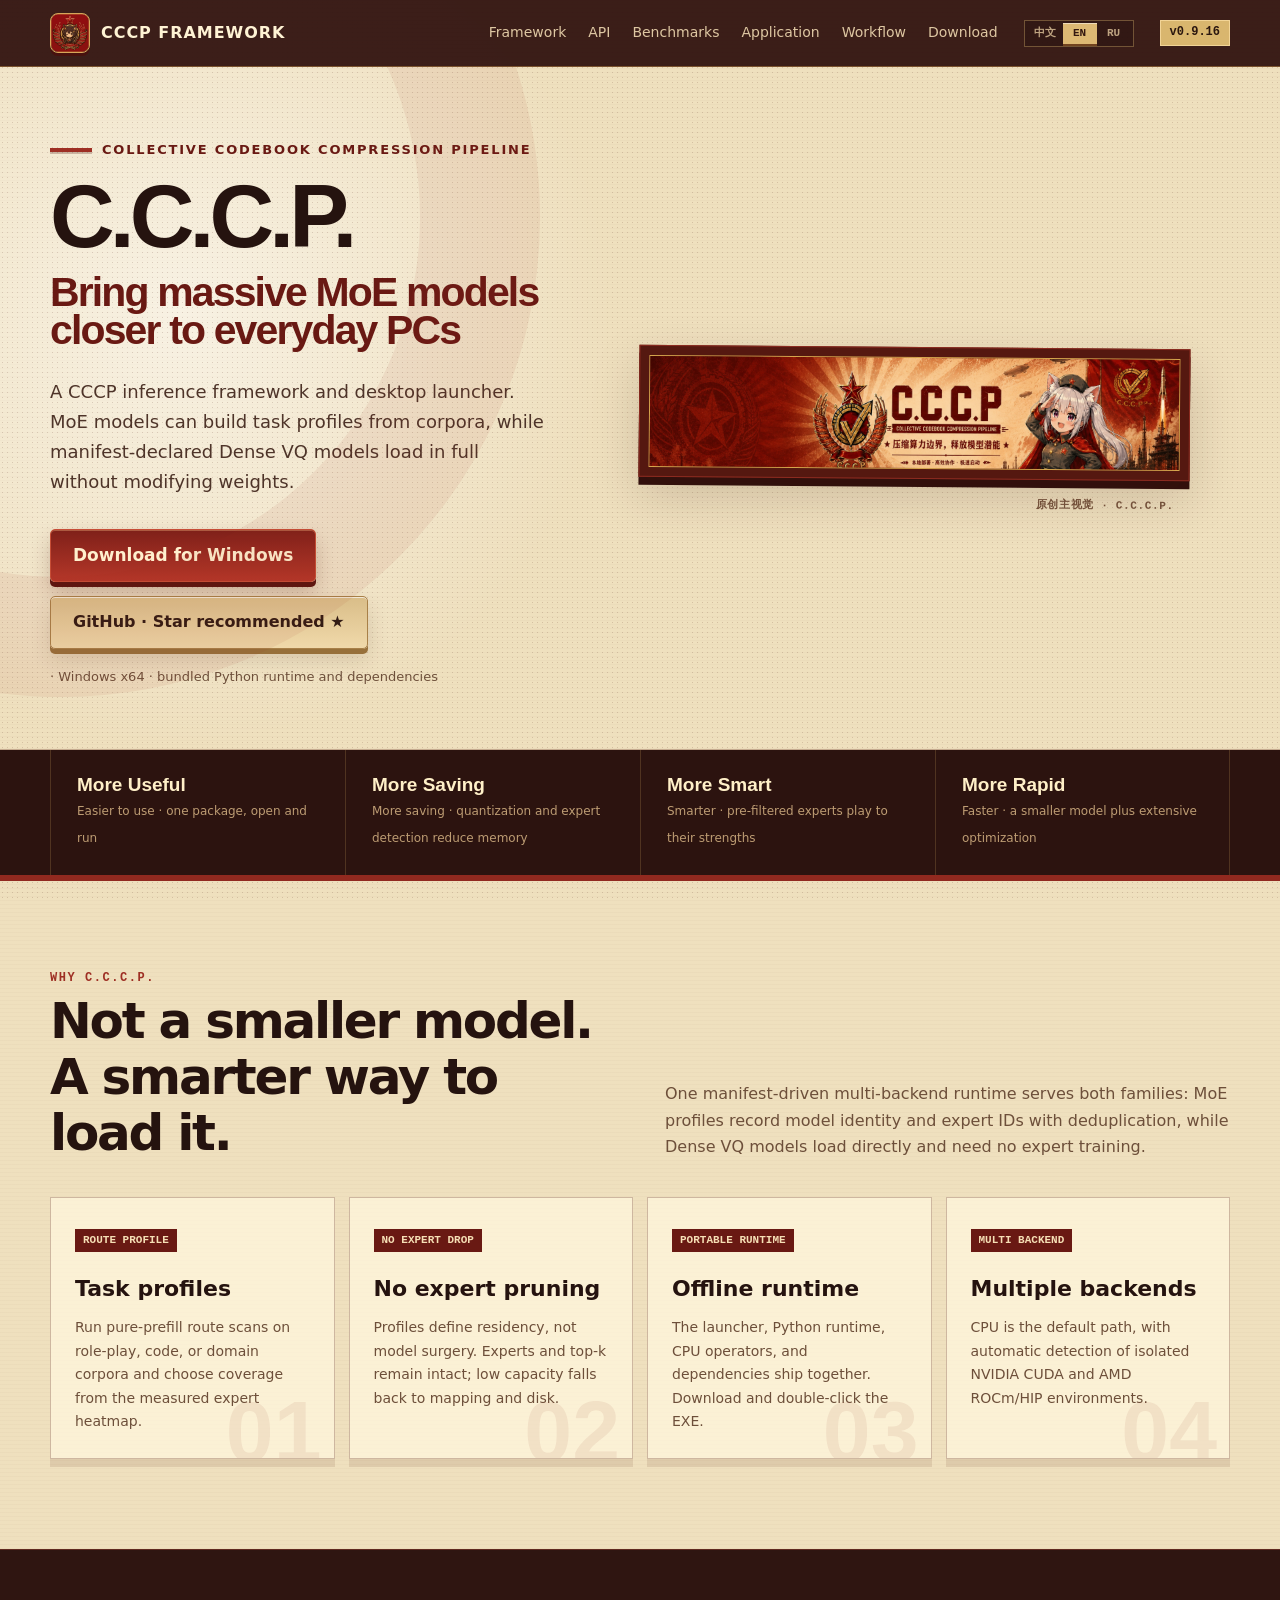
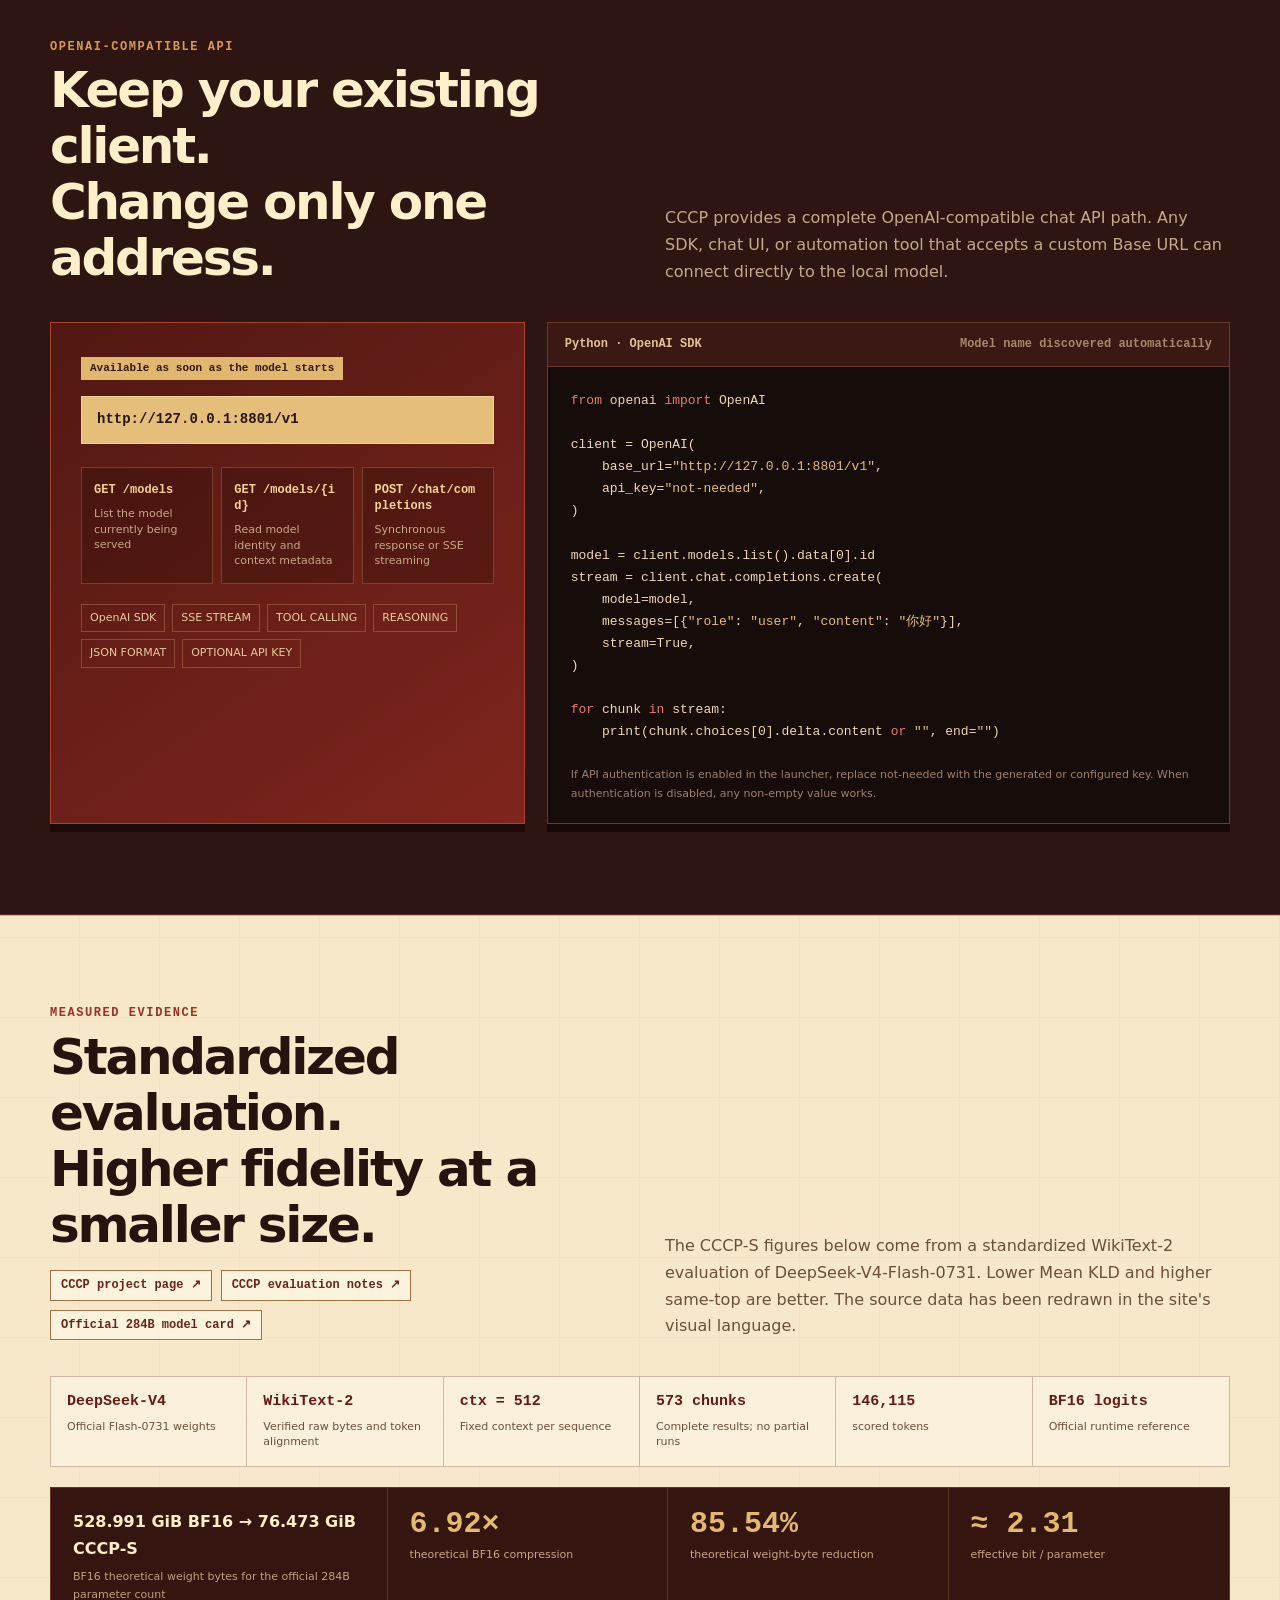
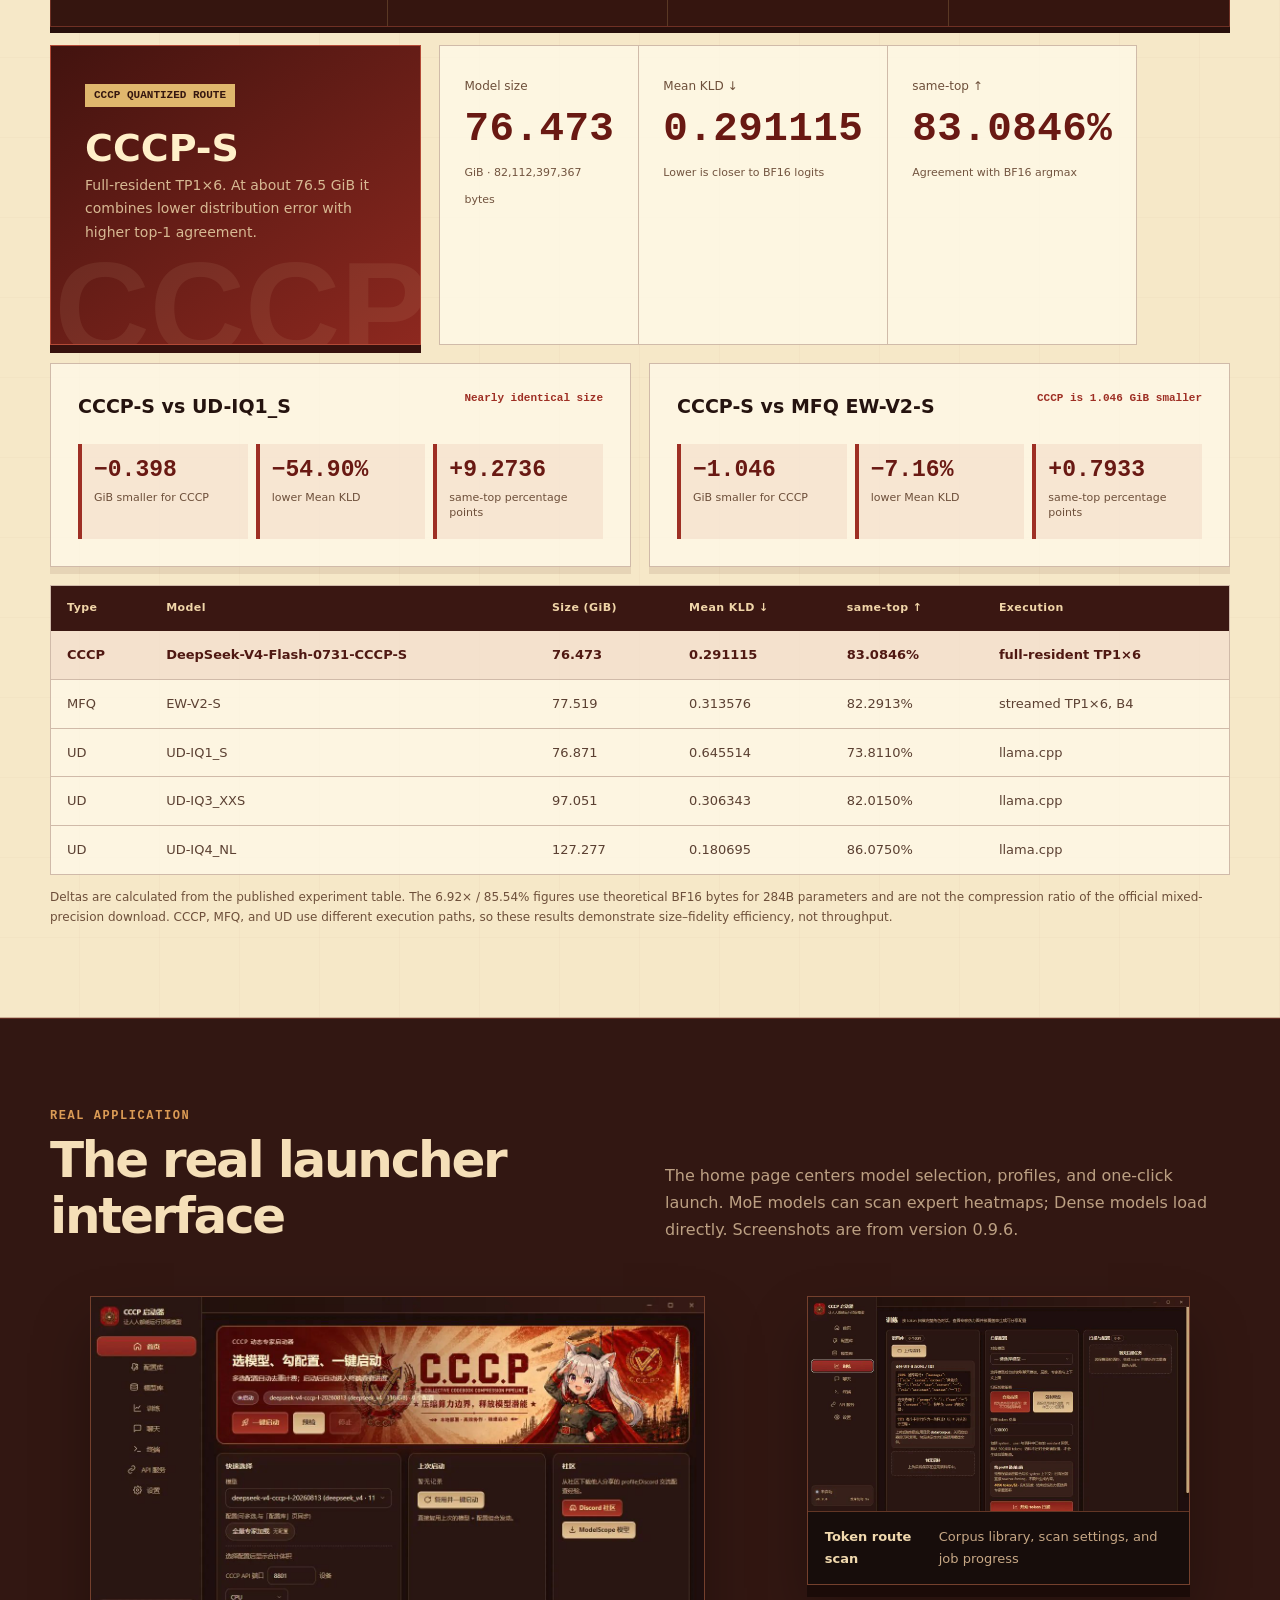
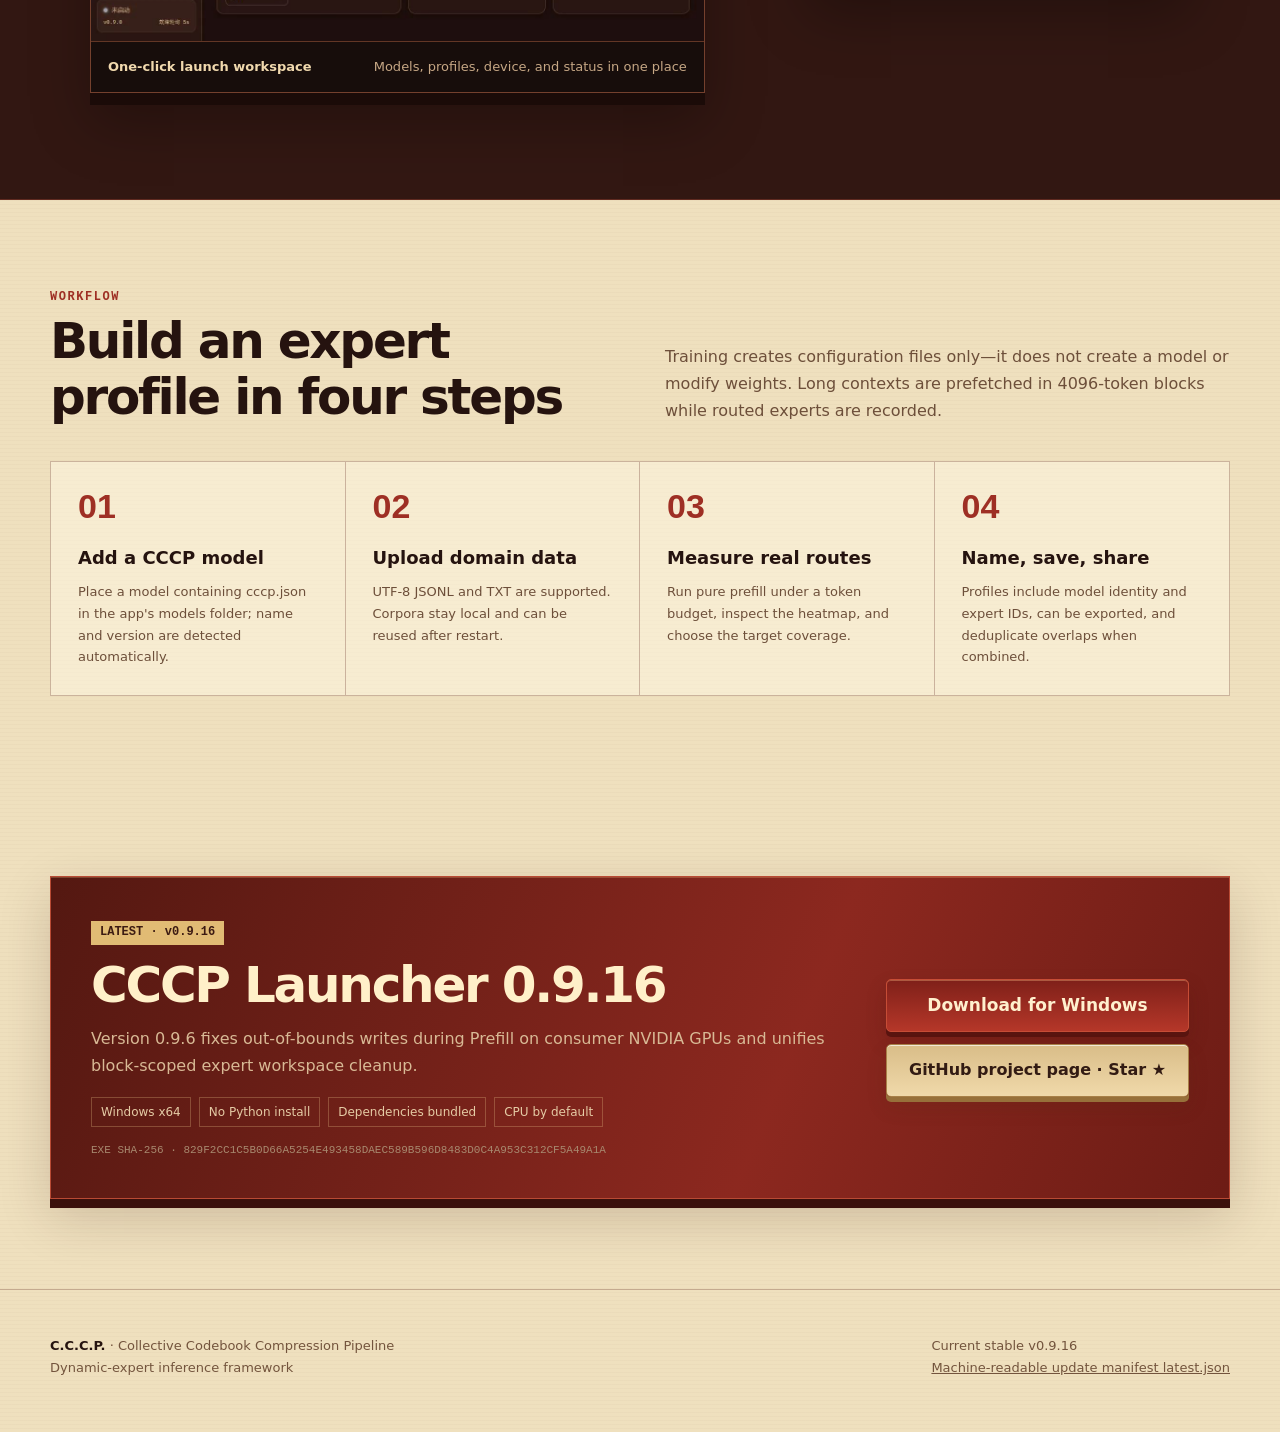
<file: CCCP框架介绍.html>
<!doctype html>
<html lang="zh-CN">
<head>
  <meta charset="utf-8">
  <meta name="viewport" content="width=device-width,initial-scale=1">
  <meta name="theme-color" content="#7c2018">
  <meta name="description" content="CCCP 动态专家推理框架：让低端设备更高效地运行大型 MoE 模型。">
  <link rel="icon" type="image/png" href="./assets/cccp-icon.png">
  <title>CCCP · 动态专家推理框架</title>
  <style>
    :root {
      --paper: #efe0be;
      --paper-2: #dfc793;
      --ink: #25130f;
      --muted: #6d4f3a;
      --red: #9e2f24;
      --red-dark: #691913;
      --red-bright: #bb3c2d;
      --gold: #c99a43;
      --line: rgba(91, 33, 24, .28);
      --panel: rgba(255, 247, 222, .72);
      --shadow: 0 18px 48px rgba(54, 20, 14, .18);
    }
    * { box-sizing: border-box; }
    html { scroll-behavior: smooth; }
    body {
      margin: 0;
      position: relative;
      isolation: isolate;
      color: var(--ink);
      background:
        radial-gradient(circle at 14% 5%, rgba(255,255,255,.58), transparent 27rem),
        repeating-linear-gradient(0deg, rgba(75,34,21,.024) 0 1px, transparent 1px 4px),
        var(--paper);
      font-family: "Microsoft YaHei UI", "PingFang SC", "Noto Sans CJK SC", system-ui, sans-serif;
      line-height: 1.68;
      min-width: 320px;
    }
    body::before {
      content: "";
      position: fixed;
      inset: 0;
      pointer-events: none;
      opacity: .18;
      background-image: radial-gradient(#5b2b20 .45px, transparent .7px);
      background-size: 5px 5px;
      mix-blend-mode: multiply;
      z-index: 0;
    }
    body > * { position: relative; z-index: 1; }
    a { color: inherit; }
    img { display: block; max-width: 100%; height: auto; }
    button, a { -webkit-tap-highlight-color: transparent; }
    .wrap { width: min(1180px, calc(100% - 40px)); margin: 0 auto; }
    .topbar {
      position: sticky;
      top: 0;
      z-index: 10;
      color: #fff3d4;
      background: rgba(48, 18, 14, .94);
      border-bottom: 1px solid rgba(212, 157, 75, .42);
      backdrop-filter: blur(14px);
    }
    .topbar .wrap { height: 66px; display: flex; align-items: center; gap: 26px; }
    .brand { display: flex; align-items: center; gap: 11px; font-weight: 900; letter-spacing: .06em; text-decoration: none; }
    .brand-icon { width: 40px; height: 40px; object-fit: cover; border-radius: 8px; border: 1px solid #d6a659; box-shadow: inset 0 1px #e8a26b, 0 3px 0 #48110e; }
    .nav { display: flex; gap: 22px; margin-left: auto; }
    .nav a { color: #dec7a2; font-size: 14px; text-decoration: none; }
    .nav a:hover { color: #fff4d6; }
    .top-version { color: #2b170f; background: #d9b66e; border: 1px solid #f2d496; padding: 4px 9px; font: 700 12px/1.3 ui-monospace, monospace; }
    .lang-switch { display: flex; padding: 2px; border: 1px solid rgba(217,182,110,.38); background: rgba(0,0,0,.16); }
    .lang-btn { min-width: 34px; padding: 5px 7px; border: 0; color: #bfa481; background: transparent; font: 800 11px/1 ui-monospace, monospace; cursor: pointer; }
    .lang-btn:hover { color: #fff0c8; }
    .lang-btn.active { color: #32160f; background: #ddb873; box-shadow: inset 0 1px rgba(255,255,255,.5), 0 2px 0 #71431f; }

    .hero { position: relative; overflow: hidden; padding: 72px 0 62px; border-bottom: 1px solid var(--line); }
    .hero::after {
      content: ""; position: absolute; width: 720px; height: 720px; left: -420px; top: -330px;
      border-radius: 50%; border: 120px solid rgba(158,47,36,.07); pointer-events: none;
    }
    .hero-grid { display: grid; grid-template-columns: .88fr 1.12fr; align-items: center; gap: 54px; }
    .eyebrow { display: flex; align-items: center; gap: 10px; margin: 0 0 14px; color: var(--red-dark); font-size: 13px; font-weight: 900; letter-spacing: .14em; text-transform: uppercase; }
    .eyebrow::before { content: ""; width: 42px; height: 4px; background: var(--red); box-shadow: 0 2px 0 rgba(81,20,14,.25); }
    h1 { margin: 0; font-size: clamp(52px, 7vw, 94px); line-height: .92; letter-spacing: -.055em; font-family: Impact, "Microsoft YaHei UI", sans-serif; }
    h1 span { display: block; margin-top: 17px; color: var(--red-dark); font-family: "Microsoft YaHei UI", sans-serif; font-size: clamp(28px, 3.2vw, 43px); letter-spacing: -.045em; }
    .lead { margin: 27px 0 0; max-width: 590px; color: #4e3429; font-size: 18px; }
    .hero-actions { display: flex; flex-wrap: wrap; align-items: stretch; gap: 14px; margin-top: 31px; }
    .btn {
      display: inline-flex; min-height: 53px; align-items: center; justify-content: center; gap: 10px;
      padding: 0 22px; border: 1px solid; border-radius: 5px; font-weight: 900; text-decoration: none;
      transition: transform .16s ease, filter .16s ease, box-shadow .16s ease;
    }
    .btn:hover { transform: translateY(-1px); filter: brightness(1.04); }
    .btn:active { transform: translateY(2px); box-shadow: none; }
    .btn.primary {
      min-width: 250px; color: #fff0ce; border-color: #c64d36;
      background: linear-gradient(#7f2019, #b53729);
      box-shadow: inset 0 1px rgba(255,194,137,.35), 0 5px 0 #59140f, 0 10px 20px rgba(77,19,14,.24);
      font-size: 17px;
    }
    .btn.secondary {
      color: #321b13; border-color: #a88048;
      background: linear-gradient(#d9bd88, #f0d9aa);
      box-shadow: inset 0 1px rgba(255,255,255,.65), 0 5px 0 #97703a, 0 10px 20px rgba(77,44,18,.16);
    }
    .download-note { display: flex; flex-wrap: wrap; align-items: center; gap: 10px; margin-top: 17px; color: var(--muted); font-size: 13px; }
    .code {
      padding: 3px 9px; border: 1px dashed #9c6d36; background: rgba(255,248,224,.66); color: #5e241b;
      font: 800 13px/1.5 ui-monospace, "Cascadia Mono", monospace; cursor: pointer;
    }
    .poster-frame { position: relative; padding: 9px; background: #551810; border: 1px solid #8c2b20; box-shadow: var(--shadow), 0 8px 0 #32100c; transform: rotate(.45deg); }
    .poster-frame::before { content: "原创主视觉 · C.C.C.P."; position: absolute; right: 14px; bottom: -32px; color: #73503a; font: 700 11px/1 ui-monospace, monospace; letter-spacing: .06em; }
    .poster-frame img { width: 100%; height: auto; object-fit: contain; border: 1px solid #d5a64d; }

    .metric-strip { background: #2c130f; color: #f2d7a9; border-bottom: 6px solid #91291f; }
    .metric-grid { display: grid; grid-template-columns: repeat(4,1fr); }
    .metric { padding: 24px 26px; border-left: 1px solid rgba(226,178,100,.2); }
    .metric:last-child { border-right: 1px solid rgba(226,178,100,.2); }
    .metric b { display: block; color: #fff0c8; font: 900 19px/1.2 "Microsoft YaHei UI", sans-serif; }
    .metric span { color: #bd9c73; font-size: 12px; }

    section { padding: 90px 0; }
    .section-head { display: grid; grid-template-columns: 1fr 1fr; gap: 50px; align-items: end; margin-bottom: 36px; }
    .section-kicker { color: var(--red); font: 900 12px/1.2 ui-monospace, monospace; letter-spacing: .13em; }
    h2 { margin: 8px 0 0; font-size: clamp(30px, 4vw, 50px); line-height: 1.12; letter-spacing: -.045em; }
    .section-head p { margin: 0; color: var(--muted); }

    .feature-grid { display: grid; grid-template-columns: repeat(4,1fr); gap: 14px; }
    .feature {
      position: relative; min-height: 245px; padding: 27px 24px 24px; overflow: hidden;
      background: var(--panel); border: 1px solid var(--line); box-shadow: 0 8px 0 rgba(95,42,24,.11);
    }
    .feature::after { content: attr(data-index); position: absolute; right: 12px; bottom: -16px; color: rgba(145,41,31,.08); font: 900 86px/1 Impact, sans-serif; }
    .feature .tag { display: inline-block; padding: 3px 8px; color: #f6dfb5; background: var(--red-dark); font: 800 11px/1.5 ui-monospace, monospace; }
    .feature h3 { margin: 19px 0 8px; font-size: 22px; }
    .feature p { margin: 0; color: var(--muted); font-size: 14px; }

    .api-section { color: #f4ddb5; background: #2f1511; border-block: 1px solid #602a20; }
    .api-section .section-kicker { color: #d79a55; }
    .api-section .section-head p { color: #c5a98a; }
    .api-section h2 { color: #fff0ca; }
    .api-layout { display: grid; grid-template-columns: .82fr 1.18fr; gap: 22px; align-items: stretch; }
    .api-summary { padding: 30px; background: linear-gradient(145deg,#511812,#7f251d); border: 1px solid #a84432; box-shadow: 0 8px 0 #1c0b08; }
    .api-summary .tag { display: inline-block; padding: 4px 9px; color: #35170f; background: #e0b76d; font: 900 11px/1.4 ui-monospace,monospace; }
    .api-base { display: block; margin: 16px 0 23px; padding: 13px 15px; overflow-x: auto; color: #2a150e; background: #e5bf79; border: 1px solid #f1d49b; font: 900 14px/1.4 ui-monospace,"Cascadia Mono",monospace; white-space: nowrap; }
    .api-endpoints { display: grid; grid-template-columns: repeat(3,1fr); gap: 8px; }
    .api-endpoint { min-height: 112px; padding: 14px 12px; background: rgba(31,8,6,.28); border: 1px solid rgba(235,192,121,.25); }
    .api-endpoint code { display: block; color: #f5d392; font: 900 12px/1.35 ui-monospace,"Cascadia Mono",monospace; word-break: break-all; }
    .api-endpoint span { display: block; margin-top: 8px; color: #c7a787; font-size: 11px; line-height: 1.4; }
    .api-tags { display: flex; flex-wrap: wrap; gap: 7px; margin-top: 20px; }
    .api-tags span { padding: 4px 8px; color: #e7caa0; border: 1px solid rgba(229,191,121,.28); font-size: 11px; }
    .api-code { min-width: 0; overflow: hidden; background: #160c0a; border: 1px solid #6c392c; box-shadow: 0 8px 0 #170907; }
    .api-code-head { display: flex; align-items: center; justify-content: space-between; gap: 20px; padding: 13px 17px; color: #e4c294; background: #3b1813; border-bottom: 1px solid #6c392c; font: 800 12px/1.4 ui-monospace,monospace; }
    .api-code-head span:last-child { color: #a9876d; }
    .api-code pre { margin: 0; padding: 23px; overflow: auto; color: #f0d7ad; font: 13px/1.7 "Cascadia Mono",Consolas,monospace; tab-size: 2; }
    .api-code .kw { color: #e47f66; }
    .api-code .str { color: #e5bd6e; }
    .api-note { margin: 0; padding: 0 23px 20px; color: #9f806b; font-size: 11px; }

    .benchmark { position: relative; overflow: hidden; background: #f6e8c8; border-block: 1px solid var(--line); }
    .benchmark::before { content: ""; position: absolute; inset: 0; pointer-events: none; opacity: .2; background: repeating-linear-gradient(90deg, transparent 0 79px, rgba(126,45,29,.12) 79px 80px), repeating-linear-gradient(0deg, transparent 0 79px, rgba(126,45,29,.1) 79px 80px); }
    .benchmark .wrap { position: relative; }
    .source-links { display: flex; flex-wrap: wrap; gap: 9px; margin-top: 17px; }
    .source-link { display: inline-flex; align-items: center; padding: 6px 10px; color: #6b241b; border: 1px solid #a76d44; background: rgba(255,250,231,.62); font: 800 12px/1.4 ui-monospace, monospace; text-decoration: none; }
    .source-link:hover { background: #fff4d4; }
    .protocol-grid { display: grid; grid-template-columns: repeat(6,1fr); margin-bottom: 20px; border: 1px solid var(--line); background: rgba(255,249,231,.58); }
    .protocol-item { min-height: 86px; padding: 16px; border-right: 1px solid var(--line); }
    .protocol-item:last-child { border-right: 0; }
    .protocol-item b { display: block; color: var(--red-dark); font: 900 15px/1.25 ui-monospace, monospace; }
    .protocol-item span { display: block; margin-top: 7px; color: var(--muted); font-size: 11px; line-height: 1.4; }
    .compression-band { display: grid; grid-template-columns: 1.2fr repeat(3,1fr); margin-bottom: 18px; color: #f5deb3; background: #35150f; border: 1px solid #6f3024; box-shadow: 0 6px 0 #28100c; }
    .compression-intro, .compression-stat { padding: 21px 22px; border-right: 1px solid rgba(225,184,112,.22); }
    .compression-stat:last-child { border-right: 0; }
    .compression-intro b { display: block; color: #fff0c8; font-size: 16px; }
    .compression-intro span { display: block; margin-top: 5px; color: #bfa17e; font-size: 11px; }
    .compression-stat strong { display: block; color: #e2b96f; font: 900 30px/1 Impact,ui-monospace,monospace; }
    .compression-stat span { display: block; margin-top: 7px; color: #c6a684; font-size: 11px; }
    .cccp-result { display: grid; grid-template-columns: .8fr 1.2fr; gap: 18px; align-items: stretch; }
    .cccp-identity { position: relative; min-height: 300px; padding: 34px; overflow: hidden; color: #f7dfaf; background: linear-gradient(145deg,#42130f,#8d281f); border: 1px solid #b34a37; box-shadow: 0 8px 0 #37110d; }
    .cccp-identity::after { content: "CCCP"; position: absolute; right: -8px; bottom: -31px; color: rgba(255,225,173,.08); font: 900 132px/1 Impact,sans-serif; }
    .cccp-identity .alias { display: inline-block; color: #35170f; background: #e0b76d; padding: 4px 9px; font: 900 11px/1.4 ui-monospace,monospace; }
    .cccp-identity h3 { margin: 22px 0 7px; color: #fff0c9; font-size: 38px; line-height: 1; }
    .cccp-identity p { position: relative; z-index: 1; max-width: 400px; margin: 0; color: #d7b993; font-size: 14px; }
    .cccp-metrics { display: grid; grid-template-columns: repeat(3,1fr); border: 1px solid var(--line); background: rgba(255,250,232,.8); }
    .cccp-metric { padding: 30px 24px; border-right: 1px solid var(--line); }
    .cccp-metric:last-child { border-right: 0; }
    .cccp-metric .metric-label { display: block; color: var(--muted); font-size: 12px; }
    .cccp-metric strong { display: block; margin: 13px 0 8px; color: var(--red-dark); font: 900 clamp(26px,3.2vw,44px)/1 Impact,ui-monospace,monospace; letter-spacing: .01em; }
    .cccp-metric small { color: #72543f; font-size: 11px; }
    .compare-grid { display: grid; grid-template-columns: repeat(2,1fr); gap: 18px; margin-top: 18px; }
    .compare-card { padding: 27px; background: rgba(255,250,233,.76); border: 1px solid var(--line); box-shadow: 0 7px 0 rgba(94,42,24,.1); }
    .compare-head { display: flex; align-items: start; justify-content: space-between; gap: 20px; margin-bottom: 22px; }
    .compare-head h3 { margin: 0; font-size: 19px; }
    .compare-head span { color: var(--red); font: 900 11px/1.3 ui-monospace,monospace; text-align: right; }
    .delta-list { display: grid; grid-template-columns: repeat(3,1fr); gap: 8px; }
    .delta { min-height: 95px; padding: 14px 12px; border-left: 4px solid var(--red); background: rgba(177,58,41,.08); }
    .delta b { display: block; color: var(--red-dark); font: 900 23px/1.1 ui-monospace,monospace; }
    .delta span { display: block; margin-top: 7px; color: var(--muted); font-size: 11px; line-height: 1.35; }
    .data-table-wrap { margin-top: 18px; overflow-x: auto; border: 1px solid var(--line); background: rgba(255,250,233,.76); }
    .data-table { width: 100%; min-width: 760px; border-collapse: collapse; font-size: 13px; }
    .data-table th { padding: 13px 16px; color: #f0d5a8; background: #3a1712; text-align: left; font-size: 11px; letter-spacing: .04em; }
    .data-table td { padding: 13px 16px; border-bottom: 1px solid var(--line); color: #5b4032; }
    .data-table tr:last-child td { border-bottom: 0; }
    .data-table tr.highlight td { color: #4f1812; background: rgba(169,48,35,.1); font-weight: 800; }
    .metric-good { color: #8b2118; font-weight: 900; }
    .data-footnote { margin: 12px 0 0; color: var(--muted); font-size: 12px; }

    .showcase { background: #321712; color: #f5dfb8; border-block: 1px solid #602a20; }
    .showcase .section-kicker { color: #db9b55; }
    .showcase .section-head p { color: #bca083; }
    .shots { display: grid; grid-template-columns: 1.2fr .8fr; gap: 22px; align-items: start; }
    .shot { background: #170d0b; border: 1px solid #74402d; box-shadow: 0 12px 0 #1b0b08, 0 30px 55px rgba(0,0,0,.28); }
    .shot img { width: 100%; }
    .shot figcaption { display: flex; justify-content: space-between; gap: 18px; padding: 14px 17px; color: #c6a785; font-size: 13px; border-top: 1px solid #623625; }
    .shot figcaption b { color: #f1d9ae; }

    .flow { display: grid; grid-template-columns: repeat(4,1fr); border: 1px solid var(--line); background: rgba(255,249,231,.48); }
    .step { min-height: 206px; padding: 27px; border-right: 1px solid var(--line); }
    .step:last-child { border-right: 0; }
    .step-num { display: block; color: var(--red); font: 900 34px/1 Impact, sans-serif; }
    .step h3 { margin: 20px 0 8px; font-size: 18px; }
    .step p { margin: 0; color: var(--muted); font-size: 13px; }

    .release-card {
      display: grid; grid-template-columns: 1fr auto; gap: 36px; align-items: center; padding: 40px;
      color: #f5dfb8; background: linear-gradient(112deg,#541811,#8c281f 62%,#6d1c15); border: 1px solid #b84a34;
      box-shadow: inset 0 1px rgba(255,197,131,.25), 0 9px 0 #3a100c, var(--shadow);
    }
    .release-version { display: inline-block; margin-bottom: 12px; color: #3c1b12; background: #e1bb74; padding: 4px 9px; font: 900 12px/1.3 ui-monospace, monospace; }
    .release-card h2 { margin: 0; color: #fff0c9; }
    .release-card p { margin: 13px 0 0; color: #d8b995; }
    .release-meta { margin-top: 17px; display: flex; flex-wrap: wrap; gap: 8px; }
    .release-meta span { padding: 4px 9px; border: 1px solid rgba(238,200,139,.28); color: #e5cba5; font-size: 12px; }
    .release-actions { display: grid; gap: 12px; min-width: 250px; }
    .release-actions .btn { width: 100%; }
    .sha { margin-top: 15px; color: #a8896f; font: 11px/1.5 ui-monospace, monospace; word-break: break-all; }

    footer { padding: 45px 0 54px; color: #73543d; border-top: 1px solid var(--line); font-size: 13px; }
    .footer-row { display: flex; justify-content: space-between; gap: 30px; }
    .footer-row strong { color: var(--ink); }
    .toast { position: fixed; left: 50%; bottom: 26px; z-index: 30; transform: translate(-50%,20px); padding: 9px 15px; color: #fff0d1; background: #32130f; border: 1px solid #a34331; opacity: 0; pointer-events: none; transition: .2s; }
    .toast.show { opacity: 1; transform: translate(-50%,0); }

    @media (max-width: 980px) {
      .hero-grid, .section-head, .shots, .api-layout { grid-template-columns: 1fr; }
      .hero-copy { max-width: 720px; }
      .feature-grid { grid-template-columns: repeat(2,1fr); }
      .protocol-grid { grid-template-columns: repeat(3,1fr); }
      .compression-band { grid-template-columns: repeat(3,1fr); }
      .compression-intro { grid-column: 1/-1; border-right: 0; border-bottom: 1px solid rgba(225,184,112,.22); }
      .protocol-item:nth-child(3) { border-right: 0; }
      .protocol-item:nth-child(-n+3) { border-bottom: 1px solid var(--line); }
      .cccp-result { grid-template-columns: 1fr; }
      .flow { grid-template-columns: repeat(2,1fr); }
      .step:nth-child(2) { border-right: 0; }
      .step:nth-child(-n+2) { border-bottom: 1px solid var(--line); }
      .metric-grid { grid-template-columns: repeat(2,1fr); }
      .release-card { grid-template-columns: 1fr; }
      .release-actions { min-width: 0; grid-template-columns: repeat(2,1fr); }
    }
    @media (max-width: 680px) {
      .wrap { width: min(100% - 24px, 1180px); }
      .topbar .wrap { height: 58px; }
      .nav { display: none; }
      .lang-switch { margin-left: auto; }
      .top-version { display: none; }
      .hero { padding: 48px 0; }
      .hero-grid { gap: 38px; }
      .lead { font-size: 16px; }
      .hero-actions, .release-actions { display: grid; grid-template-columns: 1fr; }
      .btn, .btn.primary { width: 100%; min-width: 0; }
      .metric-grid, .feature-grid, .flow { grid-template-columns: 1fr; }
      .protocol-grid, .cccp-metrics, .compare-grid, .delta-list, .api-endpoints { grid-template-columns: 1fr; }
      .compression-band { grid-template-columns: 1fr; }
      .compression-intro { grid-column: auto; }
      .compression-intro, .compression-stat { border-right: 0; border-bottom: 1px solid rgba(225,184,112,.22); }
      .compression-stat:last-child { border-bottom: 0; }
      .protocol-item, .protocol-item:nth-child(3) { border-right: 0; border-bottom: 1px solid var(--line); }
      .cccp-metric { border-right: 0; border-bottom: 1px solid var(--line); }
      .cccp-metric:last-child, .protocol-item:last-child { border-bottom: 0; }
      .metric { border-right: 1px solid rgba(226,178,100,.2); border-bottom: 1px solid rgba(226,178,100,.2); }
      .step, .step:nth-child(2) { border-right: 0; border-bottom: 1px solid var(--line); }
      section { padding: 66px 0; }
      .release-card { padding: 27px 21px; }
      .footer-row { display: grid; }
    }
  </style>
</head>
<body>
  <header class="topbar">
    <div class="wrap">
      <a class="brand" href="#top" aria-label="CCCP"><img class="brand-icon" src="./assets/cccp-icon.png" alt="CCCP" width="40" height="40"><span>CCCP FRAMEWORK</span></a>
      <nav class="nav" aria-label="Navigation">
        <a href="#framework" data-i18n="navFramework">框架能力</a><a href="#api" data-i18n="navApi">API 接入</a><a href="#evidence" data-i18n="navEvidence">实验数据</a><a href="#screens" data-i18n="navScreens">应用实图</a><a href="#workflow" data-i18n="navWorkflow">使用流程</a><a href="#download" data-i18n="navDownload">下载</a>
      </nav>
      <div class="lang-switch" role="group" aria-label="Language"><button class="lang-btn" type="button" data-lang="zh">中文</button><button class="lang-btn" type="button" data-lang="en">EN</button><button class="lang-btn" type="button" data-lang="ru">RU</button></div>
      <span class="top-version" id="topVersion">v0.9.0</span>
    </div>
  </header>

  <main id="top">
    <section class="hero">
      <div class="wrap hero-grid">
        <div class="hero-copy">
          <p class="eyebrow">COLLECTIVE CODEBOOK COMPRESSION PIPELINE</p>
          <h1>C.C.C.P.<span data-i18n="heroTitle">让大型 MoE 模型离普通电脑更近</span></h1>
          <p class="lead" data-i18n="heroLead">动态专家推理框架与桌面启动器。依据任务语料生成可分享的专家配置，在不删减专家、不改动模型权重的前提下，让真正需要的专家常驻并保持完整路由能力。</p>
          <div class="hero-actions">
            <a class="btn primary download-link" href="https://pan.baidu.com/s/14ichCAsXKZMUQInIwIfQcA?pwd=cccp" target="_blank" rel="noopener" data-i18n="downloadWindows">立即下载 Windows 版</a>
            <a class="btn secondary" href="https://github.com/Value99/CCCP.git" target="_blank" rel="noopener" data-i18n="githubStar">GitHub · 推荐 Star ★</a>
          </div>
          <div class="download-note"><span id="downloadCode"><span data-i18n="codeLabel">百度网盘提取码</span><button class="code" id="copyCode" type="button">cccp</button></span><span data-i18n="packageNote">· Windows x64 · 独立 Python 与依赖已随包提供</span></div>
        </div>
        <figure class="poster-frame"><img src="./assets/cccp-banner.jpg" alt="C.C.C.P. four framework advantages retro poster" width="1279" height="720" decoding="async" fetchpriority="high"></figure>
      </div>
    </section>

    <div class="metric-strip" aria-label="Framework highlights">
      <div class="wrap metric-grid">
        <div class="metric"><b>More Useful</b><span data-i18n="metricUseful">更加易用 · 一键包，打开就用</span></div>
        <div class="metric"><b>More Saving</b><span data-i18n="metricSaving">更节省 · 量化与专家探测，更省显存</span></div>
        <div class="metric"><b>More Smart</b><span data-i18n="metricSmart">更智能 · 前置筛选，让专家各司其长</span></div>
        <div class="metric"><b>More Rapid</b><span data-i18n="metricRapid">更迅速 · 模型更小，海量优化加速</span></div>
      </div>
    </div>

    <section id="framework">
      <div class="wrap">
        <header class="section-head"><div><div class="section-kicker">WHY C.C.C.P.</div><h2 data-i18n-html="frameworkTitle">不是缩小模型，<br>而是更聪明地装载它</h2></div><p data-i18n="frameworkLead">CCCP 把“模型权重”和“任务配置”分开：配置记录模型名、版本、指纹和专家编号，便于分享、组合与复现；相同专家自动去重，完整专家集合仍然保留可路由。</p></header>
        <div class="feature-grid">
          <article class="feature" data-index="01"><span class="tag">ROUTE PROFILE</span><h3 data-i18n="feature1Title">任务专用配置</h3><p data-i18n="feature1Text">使用角色扮演、代码或其他领域语料进行纯 prefill 路由扫描，依据命中热力图选择覆盖范围。</p></article>
          <article class="feature" data-index="02"><span class="tag">NO EXPERT DROP</span><h3 data-i18n="feature2Title">不删减专家</h3><p data-i18n="feature2Text">配置决定常驻专家集合，但不会裁剪模型权重或修改 top-k；容量不足时自动退到映射与磁盘兜底。</p></article>
          <article class="feature" data-index="03"><span class="tag">PORTABLE RUNTIME</span><h3 data-i18n="feature3Title">离线环境</h3><p data-i18n="feature3Text">启动器、Python 运行时、CPU 算子与依赖统一封装。用户下载后双击 EXE，无需另装 Python。</p></article>
          <article class="feature" data-index="04"><span class="tag">MULTI BACKEND</span><h3 data-i18n="feature4Title">多环境探测</h3><p data-i18n="feature4Text">CPU 为默认路径，并可按机器自动探测 NVIDIA CUDA 与 AMD ROCm/HIP 独立推理环境。</p></article>
        </div>
      </div>
    </section>

    <section class="api-section" id="api">
      <div class="wrap">
        <header class="section-head"><div><div class="section-kicker">OPENAI-COMPATIBLE API</div><h2 data-i18n-html="apiTitle">现有客户端不用重写，<br>只需替换一个地址</h2></div><p data-i18n="apiLead">CCCP 提供完整的 OpenAI 兼容聊天 API 链路。任何允许自定义 Base URL 的 SDK、聊天前端或自动化工具，都可以直接连接本机模型。</p></header>
        <div class="api-layout">
          <article class="api-summary">
            <span class="tag" data-i18n="apiReady">启动模型后即可使用</span>
            <code class="api-base">http://127.0.0.1:8801/v1</code>
            <div class="api-endpoints">
              <div class="api-endpoint"><code>GET /models</code><span data-i18n="apiModels">列出当前已经启动的模型</span></div>
              <div class="api-endpoint"><code>GET /models/{id}</code><span data-i18n="apiModelDetail">读取模型标识和上下文信息</span></div>
              <div class="api-endpoint"><code>POST /chat/completions</code><span data-i18n="apiChat">同步响应或 SSE 流式生成</span></div>
            </div>
            <div class="api-tags"><span>OpenAI SDK</span><span>SSE STREAM</span><span>TOOL CALLING</span><span>REASONING</span><span>JSON FORMAT</span><span>OPTIONAL API KEY</span></div>
          </article>
          <article class="api-code">
            <div class="api-code-head"><span data-i18n="apiCodeTitle">Python · OpenAI SDK</span><span data-i18n="apiCodeHint">模型名自动读取</span></div>
            <pre><code><span class="kw">from</span> openai <span class="kw">import</span> OpenAI

client = OpenAI(
    base_url=<span class="str">"http://127.0.0.1:8801/v1"</span>,
    api_key=<span class="str">"not-needed"</span>,
)

model = client.models.list().data[0].id
stream = client.chat.completions.create(
    model=model,
    messages=[{<span class="str">"role"</span>: <span class="str">"user"</span>, <span class="str">"content"</span>: <span class="str">"你好"</span>}],
    stream=True,
)

<span class="kw">for</span> chunk <span class="kw">in</span> stream:
    print(chunk.choices[0].delta.content <span class="kw">or</span> <span class="str">""</span>, end=<span class="str">""</span>)</code></pre>
            <p class="api-note" data-i18n="apiKeyNote">如果在启动器中启用了 API 鉴权，请把 not-needed 替换为启动器生成或设置的 Key。未启用鉴权时使用任意非空值即可。</p>
          </article>
        </div>
      </div>
    </section>

    <section class="benchmark" id="evidence">
      <div class="wrap">
        <header class="section-head"><div><div class="section-kicker">MEASURED EVIDENCE</div><h2 data-i18n-html="evidenceTitle">标准化评测验证，<br>更小体积保持更高保真度</h2><div class="source-links"><a class="source-link" href="https://github.com/Value99/CCCP" target="_blank" rel="noopener" data-i18n="sourceRepo">CCCP 项目主页 ↗</a><a class="source-link" href="https://github.com/Value99/CCCP#标准化实验数据" target="_blank" rel="noopener" data-i18n="sourceReadme">CCCP 评测说明 ↗</a><a class="source-link" href="https://huggingface.co/deepseek-ai/DeepSeek-V4-Flash" target="_blank" rel="noopener" data-i18n="sourceModel">官方 284B 模型卡 ↗</a></div></div><p data-i18n="evidenceLead">以下 CCCP-S 数字来自 DeepSeek-V4-Flash-0731 的 WikiText-2 标准化评测；Mean KLD 越低越好，same-top 越高越好。所有数据已按官网视觉重新制表。</p></header>

        <div class="protocol-grid" aria-label="Evaluation protocol">
          <div class="protocol-item"><b>DeepSeek-V4</b><span data-i18n="protocolModel">官方 Flash-0731 权重</span></div>
          <div class="protocol-item"><b>WikiText-2</b><span data-i18n="protocolDataset">校验原始字节与 token 对齐</span></div>
          <div class="protocol-item"><b>ctx = 512</b><span data-i18n="protocolContext">每条序列固定上下文</span></div>
          <div class="protocol-item"><b>573 chunks</b><span data-i18n="protocolChunks">完整结果，无中途样本</span></div>
          <div class="protocol-item"><b>146,115</b><span data-i18n="protocolTokens">计分 token</span></div>
          <div class="protocol-item"><b>BF16 logits</b><span data-i18n="protocolReference">官方 runtime 参考</span></div>
        </div>

        <div class="compression-band" aria-label="Compression ratio">
          <div class="compression-intro"><b>528.991 GiB BF16 → 76.473 GiB CCCP-S</b><span data-i18n="compressionBasis">以官方 284B 参数量的 BF16 理论权重字节数为基线</span></div>
          <div class="compression-stat"><strong>6.92×</strong><span data-i18n="compressionRatio">理论 BF16 压缩比</span></div>
          <div class="compression-stat"><strong>85.54%</strong><span data-i18n="spaceReduction">理论权重字节减少</span></div>
          <div class="compression-stat"><strong>≈ 2.31</strong><span data-i18n="effectiveBpw">有效 bit / parameter</span></div>
        </div>

        <div class="cccp-result">
          <article class="cccp-identity"><span class="alias">CCCP QUANTIZED ROUTE</span><h3>CCCP-S</h3><p data-i18n="cccpIntro">完整常驻 TP1×6 路径。在约 76.5 GiB 的体积下，同时取得更低的分布偏差与更高的 top-1 对齐率。</p></article>
          <div class="cccp-metrics">
            <div class="cccp-metric"><span class="metric-label" data-i18n="sizeLabel">模型体积</span><strong>76.473</strong><small>GiB · 82,112,397,367 bytes</small></div>
            <div class="cccp-metric"><span class="metric-label">Mean KLD ↓</span><strong>0.291115</strong><small data-i18n="kldNote">越低越接近 BF16 参考分布</small></div>
            <div class="cccp-metric"><span class="metric-label">same-top ↑</span><strong>83.0846%</strong><small data-i18n="topNote">与 BF16 argmax 一致率</small></div>
          </div>
        </div>

        <div class="compare-grid">
          <article class="compare-card"><div class="compare-head"><h3>CCCP-S vs UD-IQ1_S</h3><span data-i18n="nearSize">近乎相同体积</span></div><div class="delta-list"><div class="delta"><b>−0.398</b><span data-i18n="deltaSize">GiB，CCCP 更小</span></div><div class="delta"><b>−54.90%</b><span data-i18n="deltaKld">Mean KLD 降幅</span></div><div class="delta"><b>+9.2736</b><span data-i18n="deltaTop">same-top 百分点</span></div></div></article>
          <article class="compare-card"><div class="compare-head"><h3>CCCP-S vs MFQ EW-V2-S</h3><span data-i18n="smallerSize">CCCP 少 1.046 GiB</span></div><div class="delta-list"><div class="delta"><b>−1.046</b><span data-i18n="deltaSize">GiB，CCCP 更小</span></div><div class="delta"><b>−7.16%</b><span data-i18n="deltaKld">Mean KLD 降幅</span></div><div class="delta"><b>+0.7933</b><span data-i18n="deltaTop">same-top 百分点</span></div></div></article>
        </div>

        <div class="data-table-wrap"><table class="data-table"><thead><tr><th data-i18n="tableType">类型</th><th data-i18n="tableModel">模型</th><th data-i18n="tableSize">大小 (GiB)</th><th>Mean KLD ↓</th><th>same-top ↑</th><th data-i18n="tableExec">执行方式</th></tr></thead><tbody>
          <tr class="highlight"><td>CCCP</td><td>DeepSeek-V4-Flash-0731-CCCP-S</td><td>76.473</td><td class="metric-good">0.291115</td><td class="metric-good">83.0846%</td><td>full-resident TP1×6</td></tr>
          <tr><td>MFQ</td><td>EW-V2-S</td><td>77.519</td><td>0.313576</td><td>82.2913%</td><td>streamed TP1×6, B4</td></tr>
          <tr><td>UD</td><td>UD-IQ1_S</td><td>76.871</td><td>0.645514</td><td>73.8110%</td><td>llama.cpp</td></tr>
          <tr><td>UD</td><td>UD-IQ3_XXS</td><td>97.051</td><td>0.306343</td><td>82.0150%</td><td>llama.cpp</td></tr>
          <tr><td>UD</td><td>UD-IQ4_NL</td><td>127.277</td><td>0.180695</td><td>86.0750%</td><td>llama.cpp</td></tr>
        </tbody></table></div>
        <p class="data-footnote" data-i18n="dataCaveat">对比值由公开实验表计算。6.92× 与 85.54% 以 284B 参数的 BF16 理论字节数为基线，不等同于官方混合精度下载包压缩率；CCCP、MFQ 与 UD 的执行路径不同，因此本组数据用于证明“体积—保真度”优势，不作为吞吐速度结论。</p>
      </div>
    </section>

    <section class="showcase" id="screens">
      <div class="wrap">
        <header class="section-head"><div><div class="section-kicker">REAL APPLICATION</div><h2 data-i18n="screensTitle">这是启动器真实界面</h2></div><p data-i18n="screensLead">首页聚焦“选模型、勾配置、一键启动”；训练页按 token 扫描语料并输出专家热力图。截图来自 0.9.0 本地运行版本。</p></header>
        <div class="shots">
          <figure class="shot"><img src="./assets/launcher-home.jpg" alt="CCCP launcher home" width="1280" height="720" loading="lazy" decoding="async"><figcaption><b data-i18n="shot1Title">一键启动工作台</b><span data-i18n="shot1Text">模型、配置、设备与状态集中管理</span></figcaption></figure>
          <figure class="shot"><img src="./assets/launcher-training.jpg" alt="CCCP route training" width="1280" height="720" loading="lazy" decoding="async"><figcaption><b data-i18n="shot2Title">Token 路由扫描</b><span data-i18n="shot2Text">语料库、扫描配置与任务进度</span></figcaption></figure>
        </div>
      </div>
    </section>

    <section id="workflow">
      <div class="wrap">
        <header class="section-head"><div><div class="section-kicker">WORKFLOW</div><h2 data-i18n="workflowTitle">四步建立你的专家配置</h2></div><p data-i18n="workflowLead">这里的“训练”只生成配置文件，不生成新模型，也不修改原始权重。超长上下文按 4096 token 块执行 prefill，并持续记录各层路由专家。</p></header>
        <div class="flow">
          <article class="step"><span class="step-num">01</span><h3 data-i18n="step1Title">放入 CCCP 模型</h3><p data-i18n="step1Text">将含 cccp.json 的模型目录放入应用 models 文件夹，启动器自动识别模型与版本。</p></article>
          <article class="step"><span class="step-num">02</span><h3 data-i18n="step2Title">上传领域语料</h3><p data-i18n="step2Text">支持 UTF-8 JSONL / TXT；语料保存在本地，可在下一次启动时继续复用。</p></article>
          <article class="step"><span class="step-num">03</span><h3 data-i18n="step3Title">扫描真实路由</h3><p data-i18n="step3Text">按 token 预算完成纯 prefill，查看专家热力图并拖动覆盖率估算配置体积。</p></article>
          <article class="step"><span class="step-num">04</span><h3 data-i18n="step4Title">命名、保存、分享</h3><p data-i18n="step4Text">配置带模型名、版本、指纹与专家编号，可导出分享，也可多选并自动去重合并。</p></article>
        </div>
      </div>
    </section>

    <section id="download"><div class="wrap"><div class="release-card"><div><span class="release-version" id="releaseVersion">LATEST · v0.9.0</span><h2 id="releaseTitle" data-i18n="releaseTitle">CCCP 启动器 0.9.0</h2><p data-i18n="releaseSummary">动态专家配置、完整专家路由与离线推理环境的一体化桌面启动器。</p><div class="release-meta"><span>Windows x64</span><span data-i18n="noPython">无需安装 Python</span><span data-i18n="depsBundled">依赖随包提供</span><span data-i18n="cpuDefault">默认 CPU 推理</span></div><div class="sha">EXE SHA-256 · <span id="releaseSha">DB4526C575573DF1AC58E7D10AB5FFAFF3015724B1D4EE4FC84E39884ADCCCA9</span></div></div><div class="release-actions"><a class="btn primary download-link" href="https://pan.baidu.com/s/14ichCAsXKZMUQInIwIfQcA?pwd=cccp" target="_blank" rel="noopener" data-i18n="downloadWindows">立即下载 Windows 版</a><a class="btn secondary" href="https://github.com/Value99/CCCP.git" target="_blank" rel="noopener" data-i18n="viewSource">GitHub 项目主页 · Star ★</a></div></div></div></section>
  </main>

  <footer><div class="wrap footer-row"><div><strong>C.C.C.P.</strong> · Collective Codebook Compression Pipeline<br><span data-i18n="footerFramework">动态专家推理框架</span></div><div><span data-i18n="stableVersion">当前稳定版</span> <span id="footerVersion">v0.9.0</span><br><a href="latest.json" data-i18n="machineManifest">机器可读更新清单 latest.json</a></div></div></footer>
  <div class="toast" id="toast" role="status" aria-live="polite">提取码已复制：cccp</div>

  <script>
    (() => {
      const fallback = { version: "0.9.6", download: { url: "https://github.com/Value99/CCCP/releases/tag/v0.9.6", extraction_code: "" }, launcher: { sha256: "01A8068E2DEB93DF080BECB7D8D57BBD5D1D4A38DAEA4D9C6DA31CDB657655BE" } };
      let currentRelease = fallback;
      const i18n = {
        zh: {
          navFramework:"框架能力",navEvidence:"实验数据",navScreens:"应用实图",navWorkflow:"使用流程",navDownload:"下载",heroTitle:"让大型 MoE 模型离普通电脑更近",heroLead:"动态专家推理框架与桌面启动器。依据任务语料生成可分享的专家配置，在不删减专家、不改动模型权重的前提下，让真正需要的专家常驻并保持完整路由能力。",downloadWindows:"立即下载 Windows 版",githubStar:"GitHub · 推荐 Star ★",codeLabel:"百度网盘提取码",packageNote:"· Windows x64 · 独立 Python 与依赖已随包提供",metricUseful:"更加易用 · 一键包，打开就用",metricSaving:"更节省 · 重复专家只计算一次",metricSmart:"更智能 · 由真实路由热力图规划",metricRapid:"更迅速 · 码本缓存与 CPU 算子加速",frameworkTitle:"不是缩小模型，<br>而是更聪明地装载它",frameworkLead:"CCCP 把“模型权重”和“任务配置”分开：配置记录模型名、版本、指纹和专家编号，便于分享、组合与复现；相同专家自动去重，完整专家集合仍然保留可路由。",feature1Title:"任务专用配置",feature1Text:"使用角色扮演、代码或其他领域语料进行纯 prefill 路由扫描，依据命中热力图选择覆盖范围。",feature2Title:"不删减专家",feature2Text:"配置决定常驻专家集合，但不会裁剪模型权重或修改 top-k；容量不足时自动退到映射与磁盘兜底。",feature3Title:"离线环境",feature3Text:"启动器、Python 运行时、CPU 算子与依赖统一封装。用户下载后双击 EXE，无需另装 Python。",feature4Title:"多环境探测",feature4Text:"CPU 为默认路径，并可按机器自动探测 NVIDIA CUDA 与 AMD ROCm/HIP 独立推理环境。",evidenceTitle:"不是概念图，<br>是 146,115 token 的完整结果",sourceRepo:"CCCP 项目主页 ↗",sourceReadme:"CCCP 评测说明 ↗",sourceModel:"官方 284B 模型卡 ↗",evidenceLead:"以下 CCCP-S 数字来自 DeepSeek-V4-Flash-0731 的 WikiText-2 标准化评测；Mean KLD 越低越好，same-top 越高越好。所有数据已按官网视觉重新制表。",protocolModel:"官方 Flash-0731 权重",protocolDataset:"校验原始字节与 token 对齐",protocolContext:"每条序列固定上下文",protocolChunks:"完整结果，无中途样本",protocolTokens:"计分 token",protocolReference:"官方 runtime 参考",compressionBasis:"以官方 284B 参数量的 BF16 理论权重字节数为基线",compressionRatio:"理论 BF16 压缩比",spaceReduction:"理论权重字节减少",effectiveBpw:"有效 bit / parameter",cccpIntro:"完整常驻 TP1×6 路径。在约 76.5 GiB 的体积下，同时取得更低的分布偏差与更高的 top-1 对齐率。",sizeLabel:"模型体积",kldNote:"越低越接近 BF16 参考分布",topNote:"与 BF16 argmax 一致率",nearSize:"近乎相同体积",smallerSize:"CCCP 少 1.046 GiB",deltaSize:"GiB，CCCP 更小",deltaKld:"Mean KLD 降幅",deltaTop:"same-top 百分点",tableType:"类型",tableModel:"模型",tableSize:"大小 (GiB)",tableExec:"执行方式",dataCaveat:"对比值由公开表格计算。6.92× 与 85.54% 以 284B 参数的 BF16 理论字节数为基线，不等同于官方混合精度下载包压缩率；CCCP、MFQ 与 UD 的执行路径不同，因此本组数据用于证明“体积—保真度”优势，不作为吞吐速度结论。",sourceProof:"查看用户提供的原始实验截图",sourceCaption:"原始表格保留完整实验协议、字节数、Mean KLD、same-top 与执行方式，便于逐项复核。",screensTitle:"这是启动器真实界面",screensLead:"首页聚焦“选模型、勾配置、一键启动”；训练页按 token 扫描语料并输出专家热力图。截图来自 0.9.0 本地运行版本。",shot1Title:"一键启动工作台",shot1Text:"模型、配置、设备与状态集中管理",shot2Title:"Token 路由扫描",shot2Text:"语料库、扫描配置与任务进度",workflowTitle:"四步建立你的专家配置",workflowLead:"这里的“训练”只生成配置文件，不生成新模型，也不修改原始权重。超长上下文按 4096 token 块执行 prefill，并持续记录各层路由专家。",step1Title:"放入 CCCP 模型",step1Text:"将含 cccp.json 的模型目录放入应用 models 文件夹，启动器自动识别模型与版本。",step2Title:"上传领域语料",step2Text:"支持 UTF-8 JSONL / TXT；语料保存在本地，可在下一次启动时继续复用。",step3Title:"扫描真实路由",step3Text:"按 token 预算完成纯 prefill，查看专家热力图并拖动覆盖率估算配置体积。",step4Title:"命名、保存、分享",step4Text:"配置带模型名、版本、指纹与专家编号，可导出分享，也可多选并自动去重合并。",releaseTitle:"CCCP 启动器 {version}",releaseSummary:"动态专家配置、完整专家路由与离线推理环境的一体化桌面启动器。",noPython:"无需安装 Python",depsBundled:"依赖随包提供",cpuDefault:"默认 CPU 推理",baiduDownload:"百度网盘下载 · cccp",viewSource:"GitHub 项目主页 · Star ★",footerFramework:"动态专家推理框架",stableVersion:"当前稳定版",machineManifest:"机器可读更新清单 latest.json",toast:"提取码已复制：cccp"
        },
        en: {
          navFramework:"Framework",navEvidence:"Benchmarks",navScreens:"Application",navWorkflow:"Workflow",navDownload:"Download",heroTitle:"Bring massive MoE models closer to everyday PCs",heroLead:"A dynamic-expert inference framework and desktop launcher. Build shareable expert profiles from task corpora, keep the complete routing space, and load the experts that matter without pruning experts or modifying model weights.",downloadWindows:"Download for Windows",githubStar:"GitHub · Star recommended ★",codeLabel:"Baidu extraction code",packageNote:"· Windows x64 · bundled Python runtime and dependencies",metricUseful:"Easier to use · one package, open and run",metricSaving:"Duplicate experts counted once",metricSmart:"Planned from real routing heatmaps",metricRapid:"Codebook cache and CPU operators",frameworkTitle:"Not a smaller model.<br>A smarter way to load it.",frameworkLead:"CCCP separates model weights from task profiles. Every profile records model name, version, fingerprint, and expert IDs for sharing and reproducibility. Overlapping experts are deduplicated while the full routing space remains available.",feature1Title:"Task profiles",feature1Text:"Run pure-prefill route scans on role-play, code, or domain corpora and choose coverage from the measured expert heatmap.",feature2Title:"No expert pruning",feature2Text:"Profiles define residency, not model surgery. Experts and top-k remain intact; low capacity falls back to mapping and disk.",feature3Title:"Offline runtime",feature3Text:"The launcher, Python runtime, CPU operators, and dependencies ship together. Download and double-click the EXE.",feature4Title:"Multiple backends",feature4Text:"CPU is the default path, with automatic detection of isolated NVIDIA CUDA and AMD ROCm/HIP environments.",evidenceTitle:"Not a concept chart.<br>A complete 146,115-token result.",sourceRepo:"CCCP project page ↗",sourceReadme:"CCCP evaluation notes ↗",sourceModel:"Official 284B model card ↗",evidenceLead:"The CCCP-S figures below come from a standardized WikiText-2 evaluation of DeepSeek-V4-Flash-0731. Lower Mean KLD and higher same-top are better. The source data has been redrawn in the site's visual language.",protocolModel:"Official Flash-0731 weights",protocolDataset:"Verified raw bytes and token alignment",protocolContext:"Fixed context per sequence",protocolChunks:"Complete results; no partial runs",protocolTokens:"scored tokens",protocolReference:"Official runtime reference",compressionBasis:"BF16 theoretical weight bytes for the official 284B parameter count",compressionRatio:"theoretical BF16 compression",spaceReduction:"theoretical weight-byte reduction",effectiveBpw:"effective bit / parameter",cccpIntro:"Full-resident TP1×6. At about 76.5 GiB it combines lower distribution error with higher top-1 agreement.",sizeLabel:"Model size",kldNote:"Lower is closer to BF16 logits",topNote:"Agreement with BF16 argmax",nearSize:"Nearly identical size",smallerSize:"CCCP is 1.046 GiB smaller",deltaSize:"GiB smaller for CCCP",deltaKld:"lower Mean KLD",deltaTop:"same-top percentage points",tableType:"Type",tableModel:"Model",tableSize:"Size (GiB)",tableExec:"Execution",dataCaveat:"Deltas are calculated from the published table. The 6.92× / 85.54% figures use the theoretical BF16 bytes for 284B parameters and are not the compression ratio of the official mixed-precision download. CCCP, MFQ, and UD use different execution paths, so these results demonstrate size–fidelity efficiency, not throughput.",sourceProof:"View the original benchmark screenshot",sourceCaption:"The source table preserves the protocol, byte counts, Mean KLD, same-top, and execution paths for direct verification.",screensTitle:"The real launcher interface",screensLead:"The home page focuses on model, profile, and one-click launch. The training page scans tokens and produces an expert heatmap. Screenshots are from local version 0.9.0.",shot1Title:"One-click launch workspace",shot1Text:"Models, profiles, device, and status in one place",shot2Title:"Token route scan",shot2Text:"Corpus library, scan settings, and job progress",workflowTitle:"Build an expert profile in four steps",workflowLead:"Training creates configuration files only—it does not create a model or modify weights. Long contexts are prefetched in 4096-token blocks while routed experts are recorded.",step1Title:"Add a CCCP model",step1Text:"Place a model containing cccp.json in the app's models folder; name and version are detected automatically.",step2Title:"Upload domain data",step2Text:"UTF-8 JSONL and TXT are supported. Corpora stay local and can be reused after restart.",step3Title:"Measure real routes",step3Text:"Run pure prefill under a token budget, inspect the heatmap, and choose the target coverage.",step4Title:"Name, save, share",step4Text:"Profiles include model identity and expert IDs, can be exported, and deduplicate overlaps when combined.",releaseTitle:"CCCP Launcher {version}",releaseSummary:"Dynamic expert profiles, complete routing, and an offline inference environment in one desktop launcher.",noPython:"No Python install",depsBundled:"Dependencies bundled",cpuDefault:"CPU by default",baiduDownload:"Baidu download · cccp",viewSource:"GitHub project page · Star ★",footerFramework:"Dynamic-expert inference framework",stableVersion:"Current stable",machineManifest:"Machine-readable update manifest latest.json",toast:"Extraction code copied: cccp"
        },
        ru: {
          navFramework:"Возможности",navEvidence:"Тесты",navScreens:"Приложение",navWorkflow:"Процесс",navDownload:"Скачать",heroTitle:"Большие MoE-модели — ближе к обычному ПК",heroLead:"Фреймворк динамических экспертов и настольный запускатор. Создавайте переносимые профили по корпусу задачи, сохраняя полное пространство маршрутизации без удаления экспертов и изменения весов модели.",downloadWindows:"Скачать для Windows",githubStar:"GitHub · рекомендуем Star ★",codeLabel:"Код Baidu",packageNote:"· Windows x64 · Python и зависимости включены",metricUseful:"Проще использовать · один пакет, открыть и запустить",metricSaving:"Повторы экспертов считаются один раз",metricSmart:"Планирование по реальной тепловой карте",metricRapid:"Кэш кодбуков и CPU-операторы",frameworkTitle:"Не уменьшать модель.<br>Загружать её умнее.",frameworkLead:"CCCP разделяет веса модели и профили задач. Профиль хранит имя, версию, отпечаток модели и номера экспертов; пересечения удаляются при объединении, а полная маршрутизация сохраняется.",feature1Title:"Профили задач",feature1Text:"Чистый prefill-скан для ролевых, программных и других корпусов с выбором покрытия по тепловой карте экспертов.",feature2Title:"Без удаления экспертов",feature2Text:"Профиль управляет резидентностью, но не меняет top-k и веса. При нехватке памяти включается отображение и диск.",feature3Title:"Автономная среда",feature3Text:"Запускатор, Python, CPU-операторы и зависимости поставляются вместе. Достаточно скачать и открыть EXE.",feature4Title:"Несколько бэкендов",feature4Text:"CPU используется по умолчанию; среды NVIDIA CUDA и AMD ROCm/HIP определяются автоматически.",evidenceTitle:"Не рекламная схема.<br>Полный результат на 146 115 токенах.",sourceRepo:"Страница проекта CCCP ↗",sourceReadme:"Описание оценки CCCP ↗",sourceModel:"Официальная карточка модели 284B ↗",evidenceLead:"Данные CCCP-S получены в стандартизированном тесте DeepSeek-V4-Flash-0731 на WikiText-2. Для Mean KLD меньше — лучше, для same-top больше — лучше. Исходные числа оформлены в едином стиле сайта.",protocolModel:"Официальные веса Flash-0731",protocolDataset:"Проверено совпадение байтов и токенов",protocolContext:"Фиксированный контекст",protocolChunks:"Полный прогон без частичных результатов",protocolTokens:"оцениваемых токенов",protocolReference:"Эталон официального runtime",compressionBasis:"Теоретические BF16-байты для официальных 284 млрд параметров",compressionRatio:"теоретическое сжатие BF16",spaceReduction:"сокращение теоретических байтов весов",effectiveBpw:"эффективных bit / parameter",cccpIntro:"Полностью резидентный TP1×6. При объёме около 76,5 GiB он сочетает меньшую ошибку распределения и большее top-1 совпадение.",sizeLabel:"Размер модели",kldNote:"Меньше — ближе к BF16",topNote:"Совпадение с BF16 argmax",nearSize:"Почти одинаковый размер",smallerSize:"CCCP меньше на 1,046 GiB",deltaSize:"GiB — CCCP меньше",deltaKld:"снижение Mean KLD",deltaTop:"п.п. same-top",tableType:"Тип",tableModel:"Модель",tableSize:"Размер (GiB)",tableExec:"Исполнение",dataCaveat:"Разницы рассчитаны по опубликованной таблице. Значения 6,92× и 85,54% используют теоретический объём BF16 для 284 млрд параметров и не являются сжатием официального mixed-precision архива. Пути CCCP, MFQ и UD различаются, поэтому данные подтверждают эффективность «размер–точность», а не скорость.",sourceProof:"Открыть исходный снимок результатов",sourceCaption:"В исходной таблице сохранены протокол, число байтов, Mean KLD, same-top и способы исполнения для прямой проверки.",screensTitle:"Реальный интерфейс запускатора",screensLead:"Главная страница объединяет модель, профиль и запуск. Страница обучения сканирует токены и строит тепловую карту экспертов. Снимки сделаны в локальной версии 0.9.0.",shot1Title:"Рабочая область запуска",shot1Text:"Модели, профили, устройство и состояние",shot2Title:"Сканирование маршрутов",shot2Text:"Корпус, параметры скана и ход задачи",workflowTitle:"Профиль экспертов за четыре шага",workflowLead:"«Обучение» создаёт только конфигурацию: новая модель не создаётся, веса не меняются. Длинный контекст обрабатывается блоками по 4096 токенов.",step1Title:"Добавьте модель CCCP",step1Text:"Поместите каталог с cccp.json в папку models — имя и версия определятся автоматически.",step2Title:"Загрузите корпус",step2Text:"Поддерживаются UTF-8 JSONL и TXT. Данные остаются локально и доступны после перезапуска.",step3Title:"Измерьте маршруты",step3Text:"Запустите чистый prefill по бюджету токенов, изучите тепловую карту и выберите покрытие.",step4Title:"Назовите и сохраните",step4Text:"Профиль содержит идентификатор модели и экспертов, экспортируется и устраняет повторы при объединении.",releaseTitle:"Запускатор CCCP {version}",releaseSummary:"Профили динамических экспертов, полная маршрутизация и автономная среда вывода в одном приложении.",noPython:"Python не требуется",depsBundled:"Зависимости включены",cpuDefault:"CPU по умолчанию",baiduDownload:"Скачать с Baidu · cccp",viewSource:"Страница проекта GitHub · Star ★",footerFramework:"Фреймворк динамических экспертов",stableVersion:"Стабильная версия",machineManifest:"Машиночитаемый манифест latest.json",toast:"Код скопирован: cccp"
        }
      };
      Object.assign(i18n.zh, {
        heroLead:"CCCP 推理框架与桌面启动器。MoE 模型可依据任务语料生成专家配置；Dense VQ 模型由清单自动识别并完整加载，均不改动模型权重。",
        frameworkLead:"CCCP 由模型清单驱动同一套多后端运行时：MoE 配置记录模型身份与专家编号并自动去重，Dense VQ 则直接加载完整模型，无需专家训练。",
        screensLead:"首页聚焦模型、配置与一键启动；MoE 可扫描专家热力图，Dense 模型则直接完整加载。截图来自 0.9.6 本地运行版本。",
        releaseSummary:"0.9.6 修复消费级 NVIDIA 显卡 Prefill 期间的越界写入，并统一专家展开工作区的块级收尾。",
        metricSaving:"更节省 · 量化与专家探测，更省显存",
        metricSmart:"更智能 · 前置筛选，让专家各司其长",
        metricRapid:"更迅速 · 模型更小，海量优化加速",
        evidenceTitle:"标准化评测验证，<br>更小体积保持更高保真度",
        sourceRepo:"CCCP 项目主页 ↗",
        evidenceLead:"以下 CCCP-S 数字来自 DeepSeek-V4-Flash-0731 的 WikiText-2 标准化评测；Mean KLD 越低越好，same-top 越高越好。所有数据已按官网视觉重新制表。",
        cccpIntro:"完整常驻 TP1×6 路径。在约 76.5 GiB 的体积下，同时取得更低的分布偏差与更高的 top-1 对齐率。",
        smallerSize:"CCCP 少 1.046 GiB",deltaSize:"GiB，CCCP 更小",
        dataCaveat:"对比值由公开实验表计算。6.92× 与 85.54% 以 284B 参数的 BF16 理论字节数为基线，不等同于官方混合精度下载包压缩率；CCCP、MFQ 与 UD 的执行路径不同，因此本组数据用于证明“体积—保真度”优势，不作为吞吐速度结论。",
        navApi:"API 接入",apiTitle:"现有客户端不用重写，<br>只需替换一个地址",apiLead:"CCCP 提供完整的 OpenAI 兼容聊天 API 链路。任何允许自定义 Base URL 的 SDK、聊天前端或自动化工具，都可以直接连接本机模型。",apiReady:"启动模型后即可使用",apiModels:"列出当前已经启动的模型",apiModelDetail:"读取模型标识和上下文信息",apiChat:"同步响应或 SSE 流式生成",apiCodeTitle:"Python · OpenAI SDK",apiCodeHint:"模型名自动读取",apiKeyNote:"如果在启动器中启用了 API 鉴权，请把 not-needed 替换为启动器生成或设置的 Key。未启用鉴权时使用任意非空值即可。"
      });
      Object.assign(i18n.en, {
        heroLead:"A CCCP inference framework and desktop launcher. MoE models can build task profiles from corpora, while manifest-declared Dense VQ models load in full without modifying weights.",
        frameworkLead:"One manifest-driven multi-backend runtime serves both families: MoE profiles record model identity and expert IDs with deduplication, while Dense VQ models load directly and need no expert training.",
        screensLead:"The home page centers model selection, profiles, and one-click launch. MoE models can scan expert heatmaps; Dense models load directly. Screenshots are from version 0.9.6.",
        releaseSummary:"Version 0.9.6 fixes out-of-bounds writes during Prefill on consumer NVIDIA GPUs and unifies block-scoped expert workspace cleanup.",
        metricSaving:"More saving · quantization and expert detection reduce memory",
        metricSmart:"Smarter · pre-filtered experts play to their strengths",
        metricRapid:"Faster · a smaller model plus extensive optimization",
        evidenceTitle:"Standardized evaluation.<br>Higher fidelity at a smaller size.",
        sourceRepo:"CCCP project page ↗",
        evidenceLead:"The CCCP-S figures below come from a standardized WikiText-2 evaluation of DeepSeek-V4-Flash-0731. Lower Mean KLD and higher same-top are better. The source data has been redrawn in the site's visual language.",
        cccpIntro:"Full-resident TP1×6. At about 76.5 GiB it combines lower distribution error with higher top-1 agreement.",
        smallerSize:"CCCP is 1.046 GiB smaller",deltaSize:"GiB smaller for CCCP",
        dataCaveat:"Deltas are calculated from the published experiment table. The 6.92× / 85.54% figures use theoretical BF16 bytes for 284B parameters and are not the compression ratio of the official mixed-precision download. CCCP, MFQ, and UD use different execution paths, so these results demonstrate size–fidelity efficiency, not throughput.",
        navApi:"API",apiTitle:"Keep your existing client.<br>Change only one address.",apiLead:"CCCP provides a complete OpenAI-compatible chat API path. Any SDK, chat UI, or automation tool that accepts a custom Base URL can connect directly to the local model.",apiReady:"Available as soon as the model starts",apiModels:"List the model currently being served",apiModelDetail:"Read model identity and context metadata",apiChat:"Synchronous response or SSE streaming",apiCodeTitle:"Python · OpenAI SDK",apiCodeHint:"Model name discovered automatically",apiKeyNote:"If API authentication is enabled in the launcher, replace not-needed with the generated or configured key. When authentication is disabled, any non-empty value works."
      });
      Object.assign(i18n.ru, {
        heroLead:"CCCP — среда инференса и настольный запускатор. Для MoE создаются профили по корпусу, а Dense VQ определяется манифестом и загружается целиком без изменения весов.",
        frameworkLead:"Один многоплатформенный runtime управляется манифестом: профили MoE хранят идентификатор модели и экспертов, а Dense VQ загружается напрямую и не требует обучения экспертов.",
        screensLead:"На главной странице находятся модель, профиль и запуск. Для MoE доступна тепловая карта экспертов, Dense загружается напрямую. Снимки версии 0.9.6.",
        releaseSummary:"Версия 0.9.6 исправляет записи за границы памяти во время Prefill на потребительских NVIDIA и унифицирует блочную очистку рабочих областей.",
        metricSaving:"Экономнее · квантование и отбор экспертов снижают расход памяти",
        metricSmart:"Умнее · предварительный отбор раскрывает сильные стороны экспертов",
        metricRapid:"Быстрее · меньшая модель и масштабная оптимизация",
        evidenceTitle:"Стандартизированная оценка.<br>Выше точность при меньшем объёме.",
        sourceRepo:"Страница проекта CCCP ↗",
        evidenceLead:"Данные CCCP-S получены в стандартизированном тесте DeepSeek-V4-Flash-0731 на WikiText-2. Для Mean KLD меньше — лучше, для same-top больше — лучше. Исходные числа оформлены в едином стиле сайта.",
        cccpIntro:"Полностью резидентный TP1×6. При объёме около 76,5 GiB он сочетает меньшую ошибку распределения и большее top-1 совпадение.",
        smallerSize:"CCCP меньше на 1,046 GiB",deltaSize:"GiB — CCCP меньше",
        dataCaveat:"Разницы рассчитаны по опубликованной таблице эксперимента. Значения 6,92× и 85,54% используют теоретический объём BF16 для 284 млрд параметров и не являются сжатием официального mixed-precision архива. Пути CCCP, MFQ и UD различаются, поэтому данные подтверждают эффективность «размер–точность», а не скорость.",
        navApi:"API",apiTitle:"Старый клиент остаётся.<br>Меняется только один адрес.",apiLead:"CCCP предоставляет полный OpenAI-совместимый путь Chat Completions. Любой SDK, чат-интерфейс или инструмент автоматизации с настраиваемым Base URL может подключиться к локальной модели.",apiReady:"Доступно сразу после запуска модели",apiModels:"Список запущенной модели",apiModelDetail:"Идентификатор модели и параметры контекста",apiChat:"Обычный ответ или поток SSE",apiCodeTitle:"Python · OpenAI SDK",apiCodeHint:"Имя модели определяется автоматически",apiKeyNote:"Если в запускаторе включена API-аутентификация, замените not-needed созданным или заданным ключом. Без аутентификации подходит любое непустое значение."
      });
      const preferred = localStorage.getItem("cccp-site-lang") || (navigator.language.toLowerCase().startsWith("ru") ? "ru" : navigator.language.toLowerCase().startsWith("zh") ? "zh" : "en");
      let language = i18n[preferred] ? preferred : "zh";
      const applyLanguage = lang => {
        language = i18n[lang] ? lang : "zh";
        const dict = i18n[language];
        document.documentElement.lang = language === "zh" ? "zh-CN" : language;
        document.querySelectorAll("[data-i18n]").forEach(el => { const value = dict[el.dataset.i18n]; if (value) el.textContent = value.replace("{version}", currentRelease.version); });
        document.querySelectorAll("[data-i18n-html]").forEach(el => { const value = dict[el.dataset.i18nHtml]; if (value) el.innerHTML = value.replace("{version}", currentRelease.version); });
        document.querySelectorAll(".lang-btn").forEach(btn => { const active = btn.dataset.lang === language; btn.classList.toggle("active", active); btn.setAttribute("aria-pressed", String(active)); });
        localStorage.setItem("cccp-site-lang", language);
        document.title = language === "zh" ? "CCCP · 动态专家推理框架" : language === "ru" ? "CCCP · Фреймворк динамических экспертов" : "CCCP · Dynamic Expert Framework";
      };
      const render = data => {
        currentRelease = { ...fallback, ...data, launcher: { ...fallback.launcher, ...(data.launcher || {}) } };
        document.querySelector("#topVersion").textContent = `v${currentRelease.version}`;
        document.querySelector("#releaseVersion").textContent = `LATEST · v${currentRelease.version}`;
        document.querySelector("#footerVersion").textContent = `v${currentRelease.version}`;
        document.querySelector("#releaseSha").textContent = currentRelease.launcher.sha256;
        const download = currentRelease.download || {};
        if (download.url) document.querySelectorAll(".download-link").forEach(link => { link.href = download.url; });
        const extractionCode = String(download.extraction_code || "").trim();
        document.querySelector("#downloadCode").hidden = !extractionCode;
        if (extractionCode) document.querySelector("#copyCode").textContent = extractionCode;
        applyLanguage(language);
      };
      document.querySelectorAll(".lang-btn").forEach(btn => btn.addEventListener("click", () => applyLanguage(btn.dataset.lang)));
      render(fallback);
      fetch("./latest.json", { cache: "no-store" }).then(r => r.ok ? r.json() : Promise.reject()).then(render).catch(() => {});
      document.querySelector("#copyCode").addEventListener("click", async () => {
        const code = String(currentRelease.download?.extraction_code || "").trim();
        if (!code) return;
        try { await navigator.clipboard.writeText(code); } catch (_) {}
        const toast = document.querySelector("#toast"); toast.textContent = i18n[language].toast; toast.classList.add("show"); setTimeout(() => toast.classList.remove("show"), 1600);
      });
    })();
  </script>
</body>
</html>
</file>
